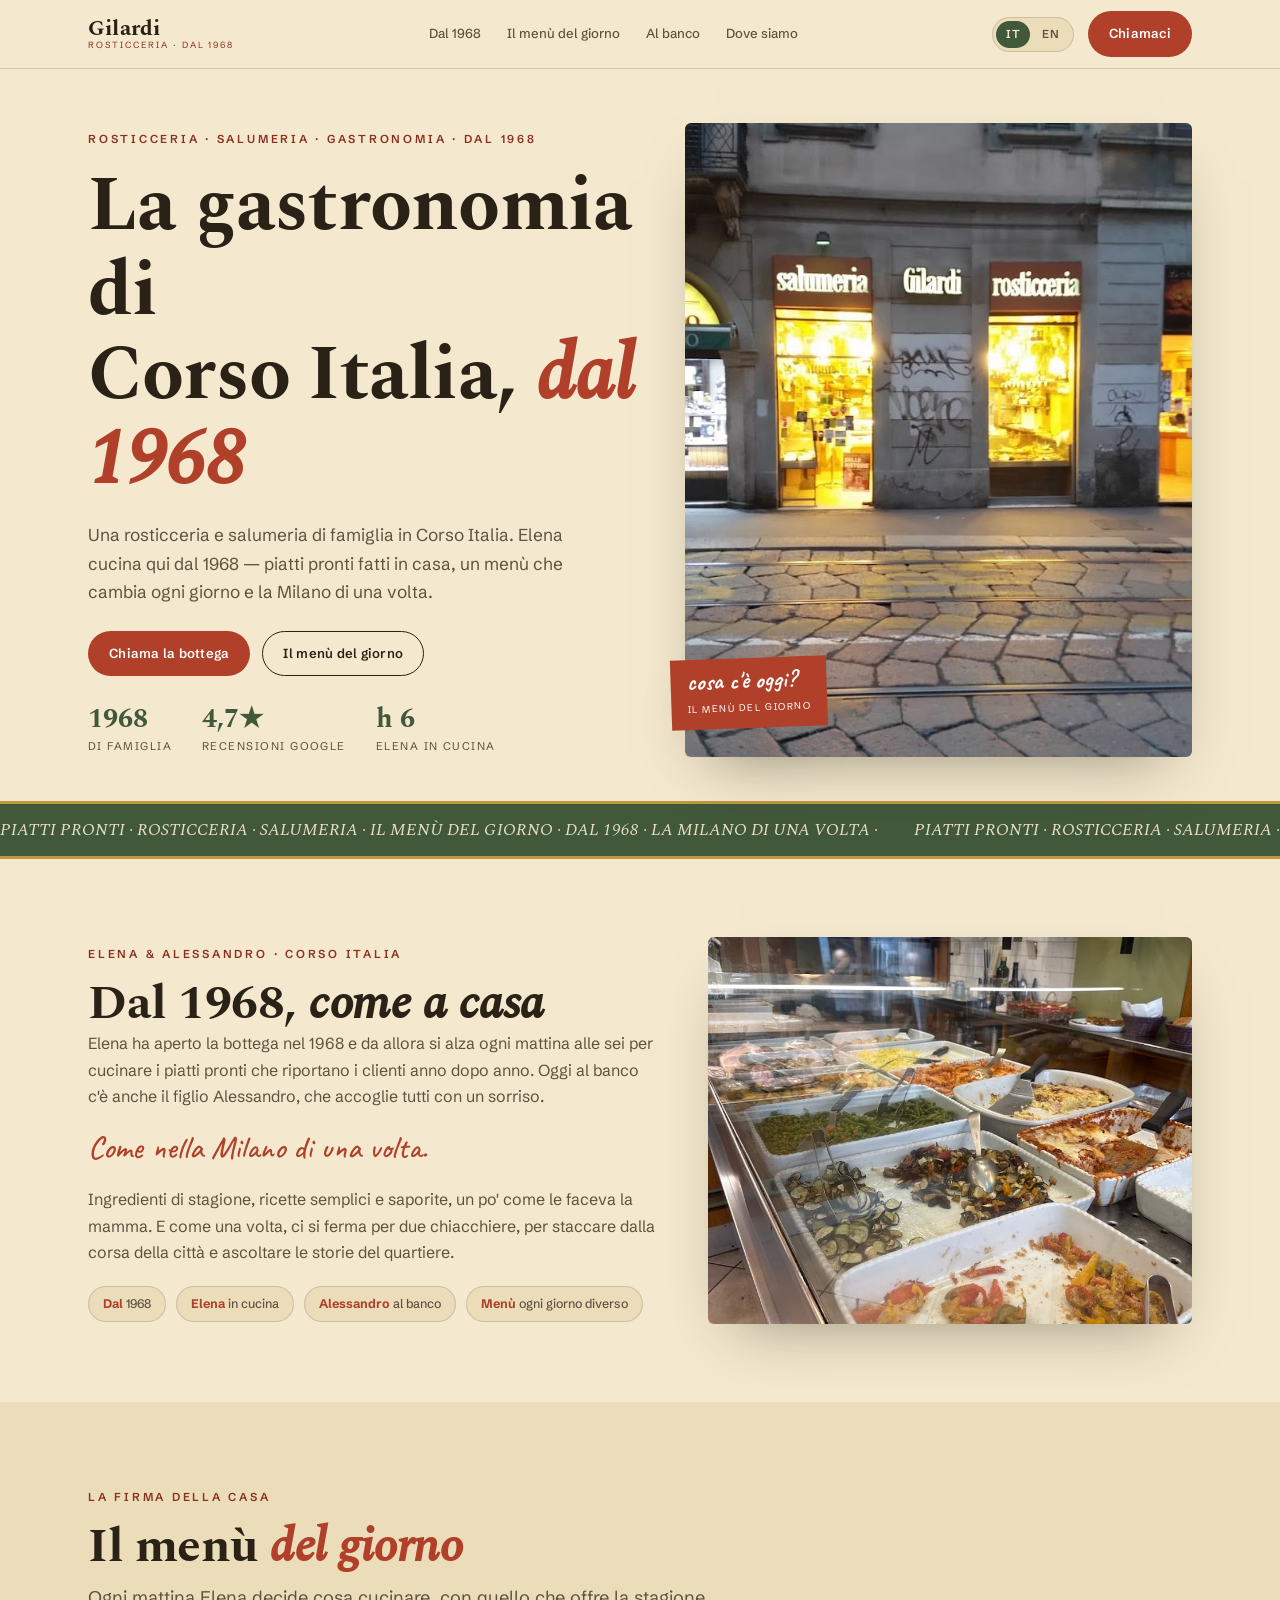
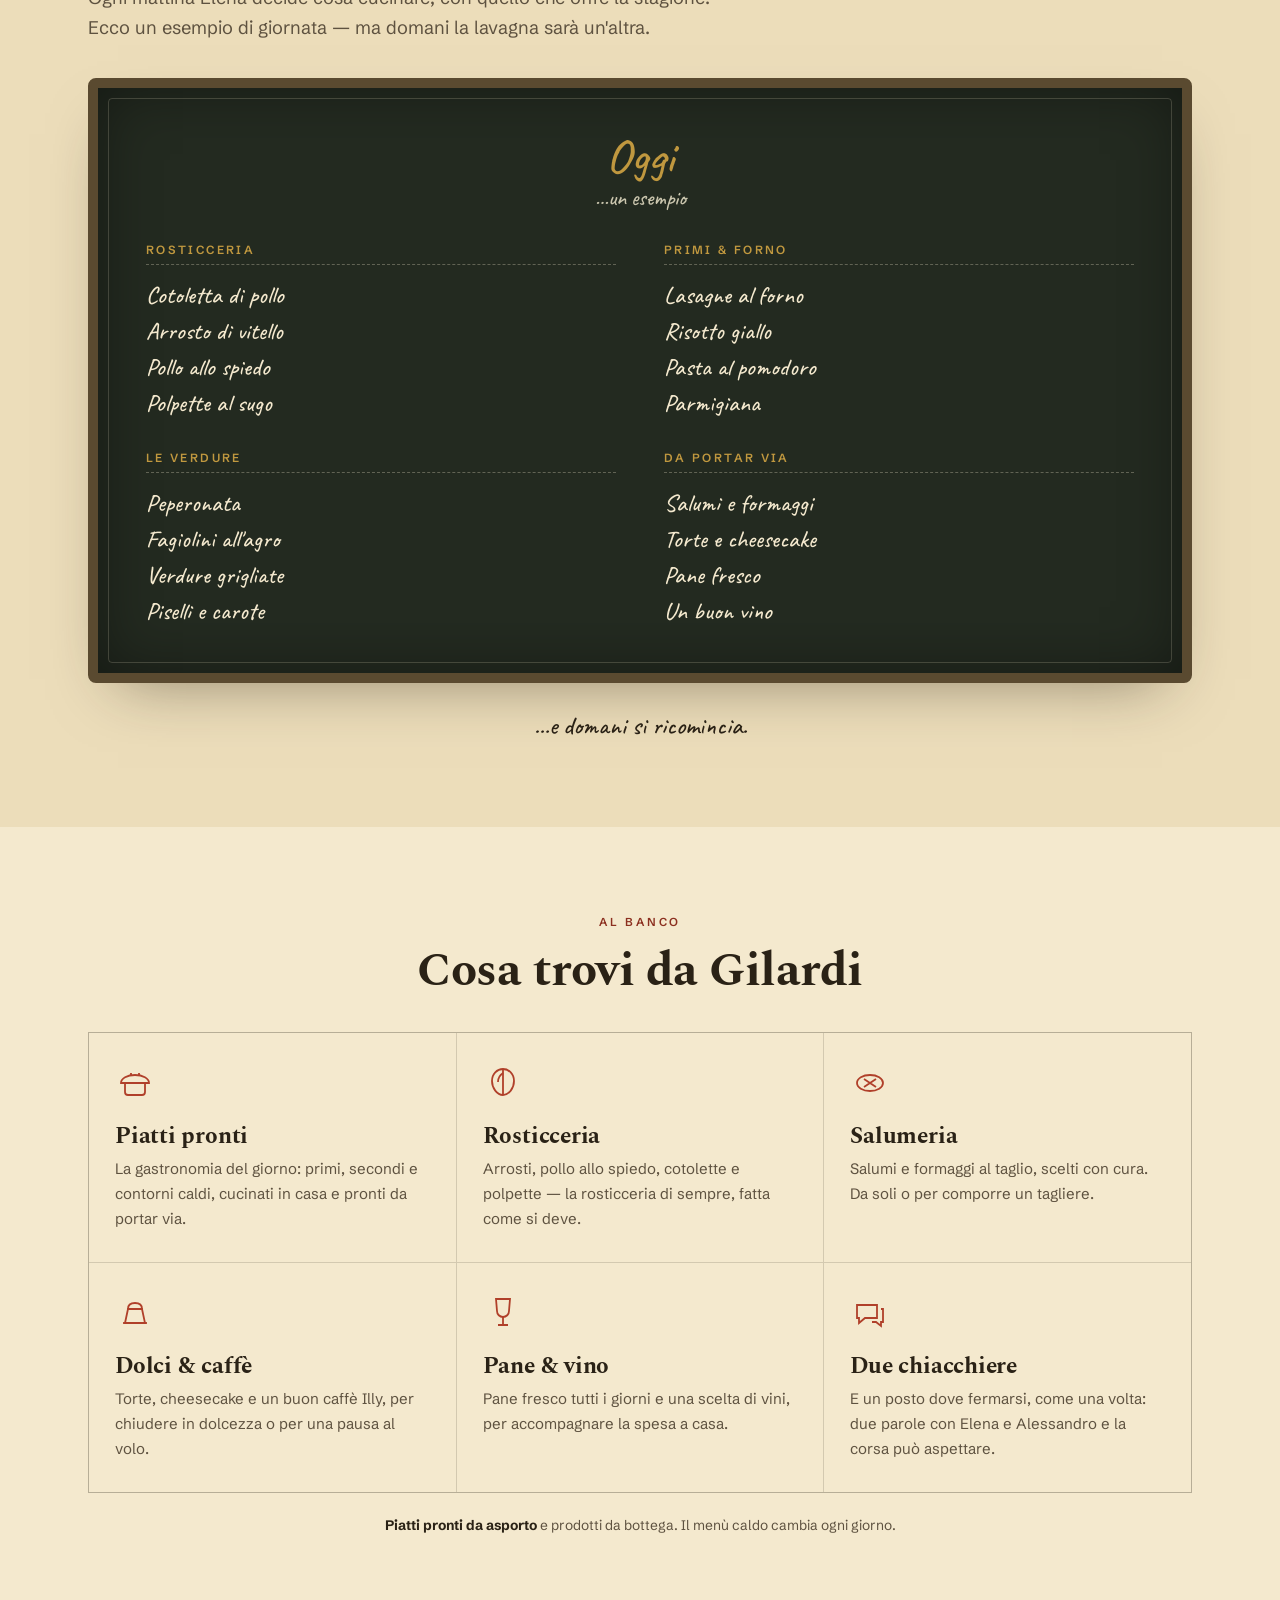
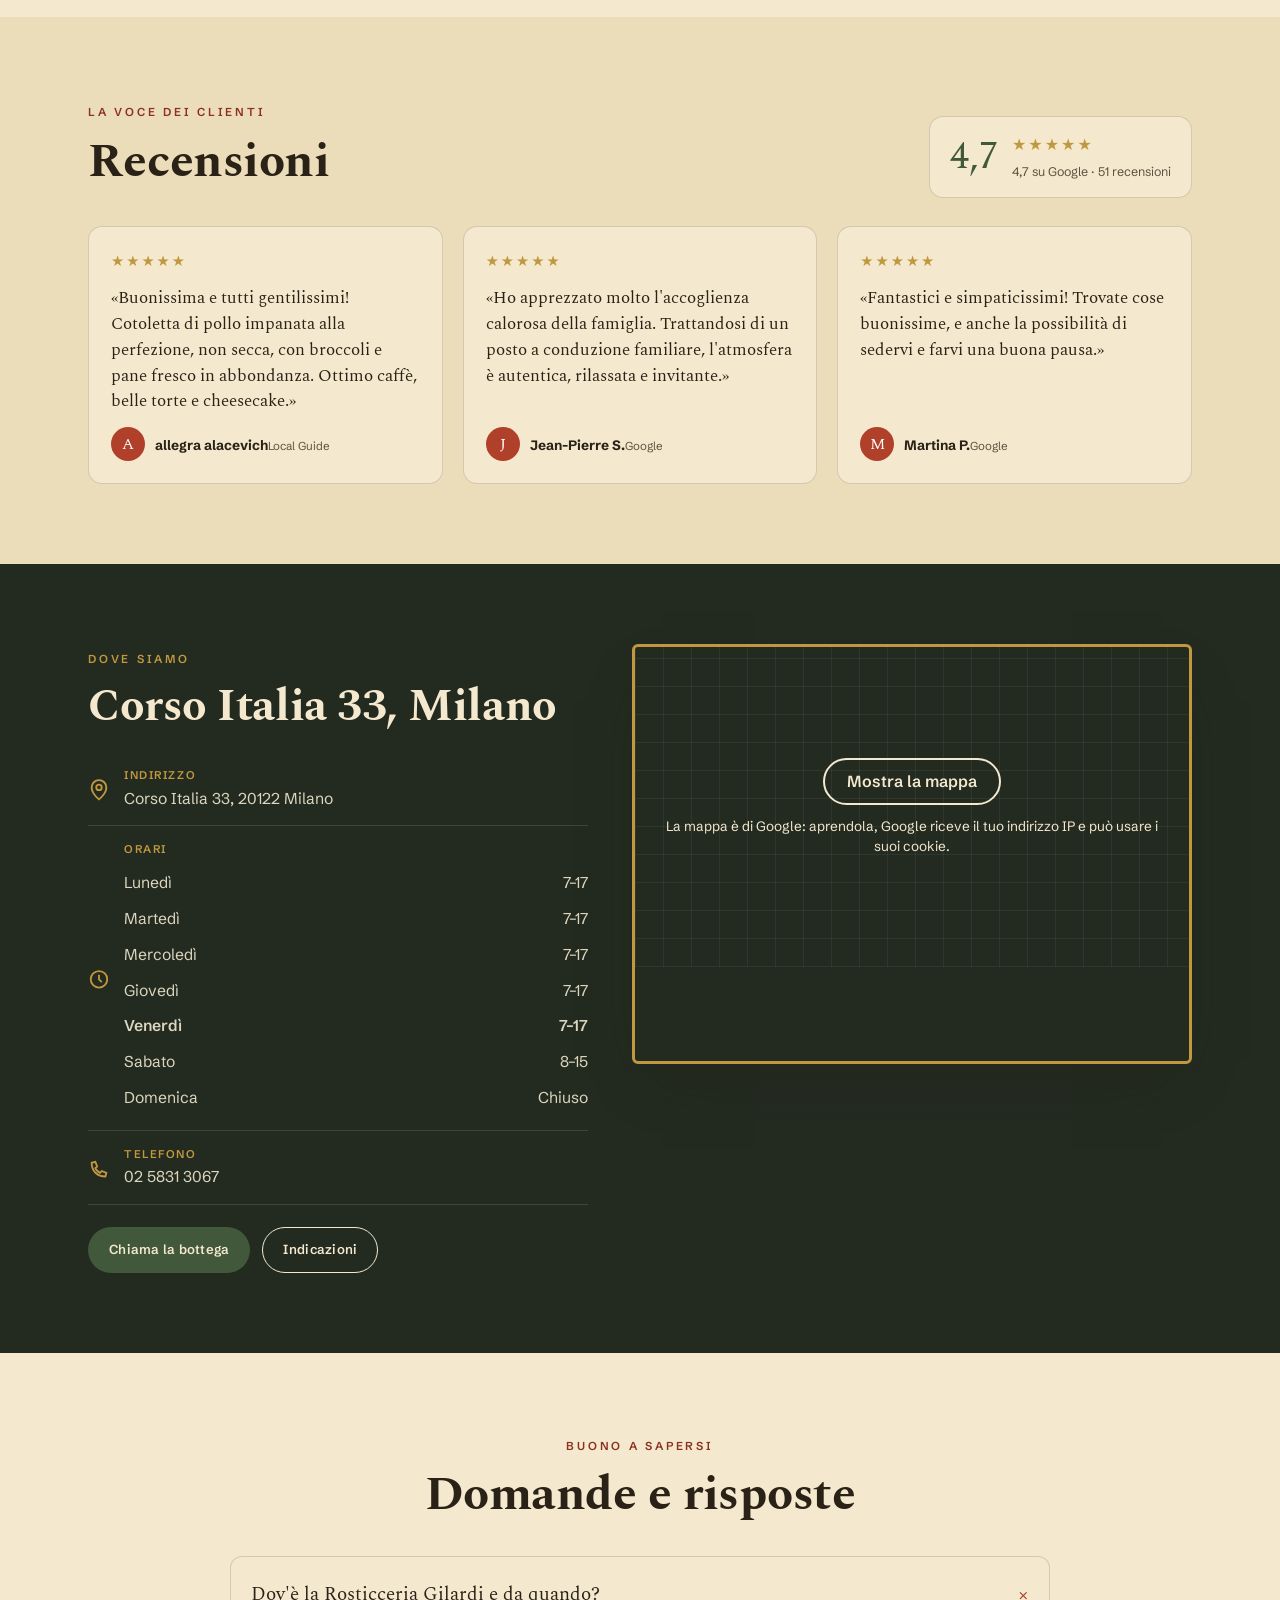
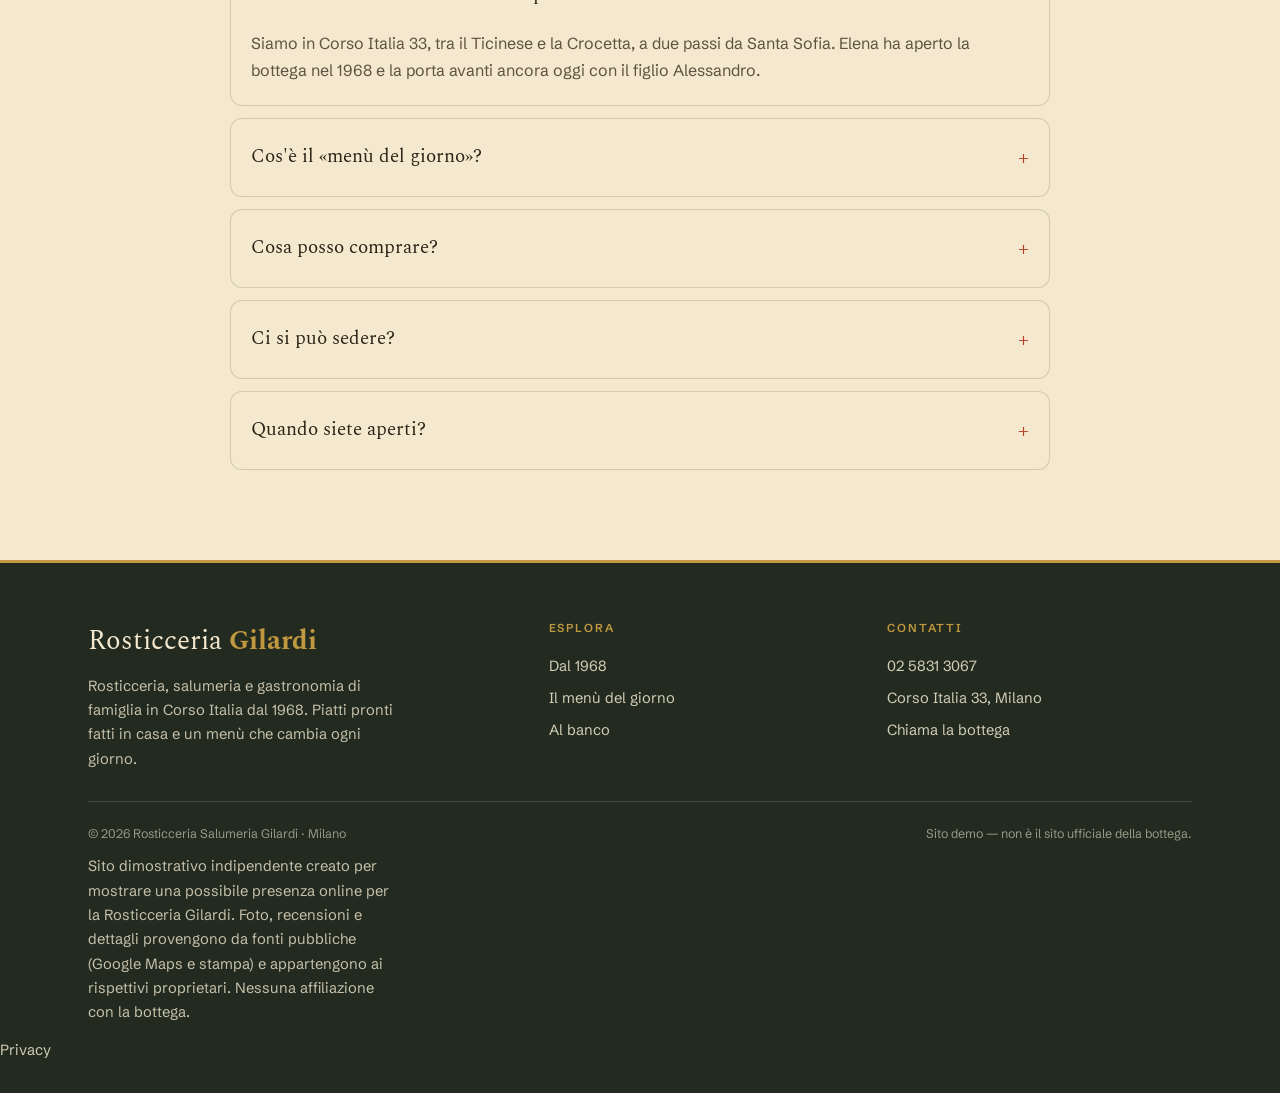
<file: index.html>
<!DOCTYPE html>
<html lang="it">
<head>
<meta charset="UTF-8">
<meta name="viewport" content="width=device-width, initial-scale=1.0">
<meta name="robots" content="noindex">
<title>Rosticceria Gilardi · gastronomia di Corso Italia dal 1968 · Milano</title>
<meta name="description" content="Rosticceria Salumeria Gilardi, gastronomia di famiglia in Corso Italia a Milano dal 1968. Piatti pronti fatti in casa da Elena, un menù del giorno che cambia ogni giorno, rosticceria, salumeria e vini.">
<link rel="stylesheet" href="fonts/fonts.css?v=1">
<link rel="stylesheet" href="css/styles.css">
<link rel="icon" href="data:image/svg+xml,<svg xmlns='http://www.w3.org/2000/svg' viewBox='0 0 100 100'><rect width='100' height='100' fill='%2342583A'/><text x='50' y='70' font-size='60' text-anchor='middle' fill='%23C0983F' font-family='Georgia,serif'>G</text></svg>">
</head>
<body>

<!-- intro -->
<div id="intro">
  <div class="in">
    <div class="w">Gilar<b>di</b></div>
    <div class="s">dal 1968</div>
  </div>
</div>

<!-- topbar -->
<header class="bar">
  <div class="wrap row">
    <a class="brand" href="#top"><b>Gilardi</b><span>Rosticceria · dal 1968</span></a>
    <nav class="links">
      <a href="#story" data-i18n="nav.story">Dal 1968</a>
      <a href="#menu" data-i18n="nav.menu">Il menù del giorno</a>
      <a href="#banco" data-i18n="nav.banco">Al banco</a>
      <a href="#visit" data-i18n="nav.visit">Dove siamo</a>
    </nav>
    <div class="bar-tools">
      <div class="lang"><button data-l="it" class="on">IT</button><button data-l="en">EN</button></div>
      <a href="tel:+390258313067" class="btn solid" data-i18n="bar.book">Chiamaci</a>
      <button class="burger" aria-label="Menu"><span></span></button>
    </div>
  </div>
</header>

<main id="top">

<!-- hero -->
<section class="hero">
  <div class="wrap grid">
    <div class="hero-copy">
      <span class="eyebrow kick" data-i18n="hero.kick">Rosticceria · salumeria · gastronomia · dal 1968</span>
      <h1 data-i18n="hero.h1">La gastronomia di<br>Corso Italia, <em>dal 1968</em></h1>
      <p class="sub" data-i18n="hero.sub">Una rosticceria e salumeria di famiglia in Corso Italia. Elena cucina qui dal 1968 — piatti pronti fatti in casa, un menù che cambia ogni giorno e la Milano di una volta.</p>
      <div class="cta">
        <a href="tel:+390258313067" class="btn solid" data-i18n="hero.book">Chiama la bottega</a>
        <a href="#menu" class="btn ghost" data-i18n="hero.menu">Il menù del giorno</a>
      </div>
      <div class="facts">
        <div class="f"><b data-i18n="hero.f1n">1968</b><span data-i18n="hero.f1l">di famiglia</span></div>
        <div class="f"><b data-i18n="hero.f2n">4,7★</b><span data-i18n="hero.f2l">recensioni Google</span></div>
        <div class="f"><b data-i18n="hero.f3n">h 6</b><span data-i18n="hero.f3l">Elena in cucina</span></div>
      </div>
    </div>
    <div class="hero-art">
      <div class="badge-open" id="openBadge"><span class="dot"></span><span class="t"><b>Aperto</b></span></div>
      <div class="ph"><img src="img/facciata.jpg" alt="La facciata della Rosticceria Salumeria Gilardi in Corso Italia" width="500" height="625"></div>
      <div class="tag"><b data-i18n="hero.tag">cosa c'è oggi?</b><span data-i18n="hero.tags">il menù del giorno</span></div>
    </div>
  </div>
</section>

<!-- ribbon -->
<div class="ribbon" aria-hidden="true">
  <div class="track">
    <span data-i18n="ribbon">PIATTI PRONTI · ROSTICCERIA · SALUMERIA · IL MENÙ DEL GIORNO · DAL 1968 · LA MILANO DI UNA VOLTA ·</span>
    <span data-i18n="ribbon">PIATTI PRONTI · ROSTICCERIA · SALUMERIA · IL MENÙ DEL GIORNO · DAL 1968 · LA MILANO DI UNA VOLTA ·</span>
  </div>
</div>

<!-- story -->
<section class="story reveal" id="story">
  <div class="wrap grid">
    <div class="story-copy">
      <span class="eyebrow" data-i18n="story.kick">Elena & Alessandro · Corso Italia</span>
      <h2 style="font-size:clamp(2rem,4.4vw,3rem);margin-top:12px" data-i18n="story.h2">Dal 1968, <em>come a casa</em></h2>
      <p data-i18n="story.p1">Elena ha aperto la bottega nel 1968 e da allora si alza ogni mattina alle sei per cucinare i piatti pronti che riportano i clienti anno dopo anno. Oggi al banco c'è anche il figlio Alessandro, che accoglie tutti con un sorriso.</p>
      <p class="pull" data-i18n="story.pull">Come nella Milano di una volta.</p>
      <p data-i18n="story.p2">Ingredienti di stagione, ricette semplici e saporite, un po' come le faceva la mamma. E come una volta, ci si ferma per due chiacchiere, per staccare dalla corsa della città e ascoltare le storie del quartiere.</p>
      <div class="chips">
        <span class="chip" data-i18n="c1"><b>Dal</b> 1968</span>
        <span class="chip" data-i18n="c2"><b>Elena</b> in cucina</span>
        <span class="chip" data-i18n="c3"><b>Alessandro</b> al banco</span>
        <span class="chip" data-i18n="c4"><b>Menù</b> ogni giorno diverso</span>
      </div>
    </div>
    <div class="ph"><img src="img/gastronomia.jpg" alt="Il banco della gastronomia con i piatti pronti del giorno" width="440" height="352"></div>
  </div>
</section>

<!-- il menù del giorno -->
<section class="menu reveal" id="menu">
  <div class="wrap">
    <div class="shead">
      <span class="eyebrow" data-i18n="menu.kick">La firma della casa</span>
      <h2 data-i18n="menu.h2">Il menù <em>del giorno</em></h2>
      <p class="lead" data-i18n="menu.sub">Ogni mattina Elena decide cosa cucinare, con quello che offre la stagione. Ecco un esempio di giornata — ma domani la lavagna sarà un'altra.</p>
    </div>
    <div class="board">
      <div class="top">
        <div class="oggi" data-i18n="oggi">Oggi</div>
        <div class="sub" data-i18n="oggi.sub">…un esempio</div>
      </div>
      <div class="cols">
        <div class="col">
          <h4 data-i18n="col1">Rosticceria</h4>
          <ul>
            <li data-i18n="d1a">Cotoletta di pollo</li>
            <li data-i18n="d1b">Arrosto di vitello</li>
            <li data-i18n="d1c">Pollo allo spiedo</li>
            <li data-i18n="d1d">Polpette al sugo</li>
          </ul>
        </div>
        <div class="col">
          <h4 data-i18n="col2">Primi &amp; forno</h4>
          <ul>
            <li data-i18n="d2a">Lasagne al forno</li>
            <li data-i18n="d2b">Risotto giallo</li>
            <li data-i18n="d2c">Pasta al pomodoro</li>
            <li data-i18n="d2d">Parmigiana</li>
          </ul>
        </div>
        <div class="col">
          <h4 data-i18n="col3">Le verdure</h4>
          <ul>
            <li data-i18n="d3a">Peperonata</li>
            <li data-i18n="d3b">Fagiolini all'agro</li>
            <li data-i18n="d3c">Verdure grigliate</li>
            <li data-i18n="d3d">Piselli e carote</li>
          </ul>
        </div>
        <div class="col">
          <h4 data-i18n="col4">Da portar via</h4>
          <ul>
            <li data-i18n="d4a">Salumi e formaggi</li>
            <li data-i18n="d4b">Torte e cheesecake</li>
            <li data-i18n="d4c">Pane fresco</li>
            <li data-i18n="d4d">Un buon vino</li>
          </ul>
        </div>
      </div>
    </div>
    <p class="note" data-i18n="menu.note">…e domani si ricomincia.</p>
  </div>
</section>

<!-- al banco -->
<section class="banco reveal" id="banco">
  <div class="wrap">
    <div class="shead center">
      <span class="eyebrow" data-i18n="banco.kick">Al banco</span>
      <h2 data-i18n="banco.h2">Cosa trovi da Gilardi</h2>
    </div>
    <div class="offers">
      <div class="offer">
        <svg class="ic" viewBox="0 0 40 40" fill="none" stroke="currentColor" stroke-width="1.8"><path d="M8 20h24M6 20a14 8 0 0128 0z"/><path d="M10 20v9a3 3 0 003 3h14a3 3 0 003-3v-9"/><path d="M16 12v-2M24 12v-2"/></svg>
        <h4 data-i18n="o1.t">Piatti pronti</h4>
        <p data-i18n="o1.p">La gastronomia del giorno: primi, secondi e contorni caldi, cucinati in casa e pronti da portar via.</p>
      </div>
      <div class="offer">
        <svg class="ic" viewBox="0 0 40 40" fill="none" stroke="currentColor" stroke-width="1.8"><path d="M20 6c6 0 11 5 11 12s-5 14-11 14S9 25 9 18 14 6 20 6z"/><path d="M20 6v26"/><path d="M20 10c-3 2-5 5-5 9"/></svg>
        <h4 data-i18n="o2.t">Rosticceria</h4>
        <p data-i18n="o2.p">Arrosti, pollo allo spiedo, cotolette e polpette — la rosticceria di sempre, fatta come si deve.</p>
      </div>
      <div class="offer">
        <svg class="ic" viewBox="0 0 40 40" fill="none" stroke="currentColor" stroke-width="1.8"><ellipse cx="20" cy="20" rx="13" ry="8"/><path d="M14 16l12 8M26 16l-12 8"/></svg>
        <h4 data-i18n="o3.t">Salumeria</h4>
        <p data-i18n="o3.p">Salumi e formaggi al taglio, scelti con cura. Da soli o per comporre un tagliere.</p>
      </div>
      <div class="offer">
        <svg class="ic" viewBox="0 0 40 40" fill="none" stroke="currentColor" stroke-width="1.8"><path d="M10 30l3-14h14l3 14z"/><path d="M13 16c0-4 3-6 7-6s7 2 7 6"/><path d="M8 30h24"/></svg>
        <h4 data-i18n="o4.t">Dolci &amp; caffè</h4>
        <p data-i18n="o4.p">Torte, cheesecake e un buon caffè Illy, per chiudere in dolcezza o per una pausa al volo.</p>
      </div>
      <div class="offer">
        <svg class="ic" viewBox="0 0 40 40" fill="none" stroke="currentColor" stroke-width="1.8"><path d="M13 6h14l-1 12a6 6 0 01-12 0z"/><path d="M20 24v8M15 32h10"/></svg>
        <h4 data-i18n="o5.t">Pane &amp; vino</h4>
        <p data-i18n="o5.p">Pane fresco tutti i giorni e una scelta di vini, per accompagnare la spesa a casa.</p>
      </div>
      <div class="offer">
        <svg class="ic" viewBox="0 0 40 40" fill="none" stroke="currentColor" stroke-width="1.8"><path d="M7 12h20v13H15l-6 5v-5H7z"/><path d="M31 16h2v13h-2v4l-5-4h-4"/></svg>
        <h4 data-i18n="o6.t">Due chiacchiere</h4>
        <p data-i18n="o6.p">E un posto dove fermarsi, come una volta: due parole con Elena e Alessandro e la corsa può aspettare.</p>
      </div>
    </div>
    <p class="note" data-i18n="banco.note"><b>Piatti pronti da asporto</b> e prodotti da bottega. Il menù caldo cambia ogni giorno.</p>
  </div>
</section>

<!-- reviews -->
<section class="reviews reveal">
  <div class="wrap">
    <div class="rev-head">
      <div class="shead" style="margin-bottom:0">
        <span class="eyebrow" data-i18n="rev.kick">La voce dei clienti</span>
        <h2 data-i18n="rev.h2">Recensioni</h2>
      </div>
      <div class="rating-badge">
        <span class="big">4,7</span>
        <div><div class="st">★★★★★</div><small data-i18n="rev.sub">4,7 su Google · 51 recensioni</small></div>
      </div>
    </div>
    <div class="rgrid">
      <div class="rcard">
        <div class="stars">★★★★★</div>
        <p data-i18n="rc1">«Buonissima e tutti gentilissimi! Cotoletta di pollo impanata alla perfezione, non secca, con broccoli e pane fresco in abbondanza. Ottimo caffè, belle torte e cheesecake.»</p>
        <div class="who"><span class="av">A</span><div><b>allegra alacevich</b><span data-i18n="rc1m">Local Guide</span></div></div>
      </div>
      <div class="rcard">
        <div class="stars">★★★★★</div>
        <p data-i18n="rc2">«Ho apprezzato molto l'accoglienza calorosa della famiglia. Trattandosi di un posto a conduzione familiare, l'atmosfera è autentica, rilassata e invitante.»</p>
        <div class="who"><span class="av">J</span><div><b>Jean-Pierre S.</b><span data-i18n="rc2m">Google</span></div></div>
      </div>
      <div class="rcard">
        <div class="stars">★★★★★</div>
        <p data-i18n="rc3">«Fantastici e simpaticissimi! Trovate cose buonissime, e anche la possibilità di sedervi e farvi una buona pausa.»</p>
        <div class="who"><span class="av">M</span><div><b>Martina P.</b><span data-i18n="rc3m">Google</span></div></div>
      </div>
    </div>
  </div>
</section>

<!-- visit -->
<section class="visit reveal" id="visit">
  <div class="wrap grid">
    <div class="info">
      <span class="eyebrow" data-i18n="visit.kick">Dove siamo</span>
      <h2 data-i18n="visit.h2">Corso Italia 33, Milano</h2>
      <div class="line">
        <svg class="ic" viewBox="0 0 24 24" fill="none" stroke="currentColor" stroke-width="2"><path d="M12 22s8-6.5 8-13a8 8 0 10-16 0c0 6.5 8 13 8 13z"/><circle cx="12" cy="9" r="3"/></svg>
        <div><b data-i18n="visit.addr">Indirizzo</b><span>Corso Italia 33, 20122 Milano</span></div>
      </div>
      <div class="line">
        <svg class="ic" viewBox="0 0 24 24" fill="none" stroke="currentColor" stroke-width="2"><circle cx="12" cy="12" r="9"/><path d="M12 7v5l3 3"/></svg>
        <div style="flex:1"><b data-i18n="visit.hours">Orari</b><div id="hoursList" style="margin-top:6px"></div></div>
      </div>
      <div class="line">
        <svg class="ic" viewBox="0 0 24 24" fill="none" stroke="currentColor" stroke-width="2"><path d="M4 5c0 9 6 15 15 15l1-4-5-2-2 2a12 12 0 01-5-5l2-2-2-5z"/></svg>
        <div><b data-i18n="visit.phone">Telefono</b><a href="tel:+390258313067">02 5831 3067</a></div>
      </div>
      <div class="cta" style="display:flex;gap:12px;margin-top:22px;flex-wrap:wrap">
        <a href="tel:+390258313067" class="btn herb" data-i18n="visit.book">Chiama la bottega</a>
        <a href="https://www.google.com/maps/dir/?api=1&destination=Rosticceria+Gilardi+Corso+Italia+33+Milano" target="_blank" rel="noopener" class="btn ghost" style="color:var(--cream);border-color:var(--cream)" data-i18n="visit.dir">Indicazioni</a>
      </div>
    </div>
    <div class="mapbox">
      <div class="mappa-clic" data-mappa-clic style="--mappa-h: 320px"><template><iframe title="Mappa — Rosticceria Gilardi, Corso Italia 33 Milano" loading="lazy" referrerpolicy="no-referrer-when-downgrade" src="https://www.google.com/maps?q=Rosticceria+Gilardi,+Corso+Italia+33,+Milano&output=embed"></iframe></template><div class="mappa-clic__velo"><a class="mappa-clic__btn" href="https://www.google.com/maps/dir/?api=1&destination=Rosticceria+Gilardi+Corso+Italia+33+Milano" target="_blank" rel="noopener">Mostra la mappa</a><p class="mappa-clic__nota">La mappa è di Google: aprendola, Google riceve il tuo indirizzo IP e può usare i suoi cookie.</p></div></div>
    </div>
  </div>
</section>

<!-- faq -->
<section class="faq reveal">
  <div class="wrap">
    <div class="shead center">
      <span class="eyebrow" data-i18n="faq.kick">Buono a sapersi</span>
      <h2 data-i18n="faq.h2">Domande e risposte</h2>
    </div>
    <div class="qs">
      <details class="q" open>
        <summary><span data-i18n="q1">Dov'è la Rosticceria Gilardi e da quando?</span><span class="pl">+</span></summary>
        <p data-i18n="a1">Siamo in Corso Italia 33, tra il Ticinese e la Crocetta, a due passi da Santa Sofia. Elena ha aperto la bottega nel 1968 e la porta avanti ancora oggi con il figlio Alessandro.</p>
      </details>
      <details class="q">
        <summary><span data-i18n="q2">Cos'è il «menù del giorno»?</span><span class="pl">+</span></summary>
        <p data-i18n="a2">Ogni mattina Elena decide cosa cucinare con il meglio della stagione, così il menù caldo dei piatti pronti cambia ogni giorno — primi, arrosti, cotolette e verdure da portar via.</p>
      </details>
      <details class="q">
        <summary><span data-i18n="q3">Cosa posso comprare?</span><span class="pl">+</span></summary>
        <p data-i18n="a3">Piatti pronti (rosticceria e gastronomia), salumi e formaggi al banco, pane fresco, torte e cheesecake, caffè e una scelta di vini.</p>
      </details>
      <details class="q">
        <summary><span data-i18n="q4">Ci si può sedere?</span><span class="pl">+</span></summary>
        <p data-i18n="a4">Sì — come nella Milano di una volta, ci si può fermare per un boccone, un buon caffè e due parole con Elena e Alessandro.</p>
      </details>
      <details class="q">
        <summary><span data-i18n="q5">Quando siete aperti?</span><span class="pl">+</span></summary>
        <p data-i18n="a5">Dal lunedì al venerdì 7:00–17:00 e il sabato 8:00–15:00. Chiuso la domenica.</p>
      </details>
    </div>
  </div>
</section>

</main>

<footer class="ft">
  <div class="wrap">
    <div class="top">
      <div>
        <div class="mk">Rosticceria <b>Gilardi</b></div>
        <p data-i18n="ft.tag">Rosticceria, salumeria e gastronomia di famiglia in Corso Italia dal 1968. Piatti pronti fatti in casa e un menù che cambia ogni giorno.</p>
      </div>
      <div>
        <h5 data-i18n="ft.explore">Esplora</h5>
        <a href="#story" data-i18n="nav.story">Dal 1968</a>
        <a href="#menu" data-i18n="nav.menu">Il menù del giorno</a>
        <a href="#banco" data-i18n="nav.banco">Al banco</a>
      </div>
      <div>
        <h5 data-i18n="ft.contact">Contatti</h5>
        <a href="tel:+390258313067">02 5831 3067</a>
        <a href="https://www.google.com/maps?q=Rosticceria+Gilardi,+Corso+Italia+33,+Milano" target="_blank" rel="noopener">Corso Italia 33, Milano</a>
        <a href="#visit" data-i18n="visit.book">Chiama la bottega</a>
      </div>
    </div>
    <div class="bottom">
      <span>© 2026 Rosticceria Salumeria Gilardi · Milano</span>
      <span data-i18n="ft.rights">Sito demo — non è il sito ufficiale della bottega.</span>
    </div>
    <p class="disc" data-i18n="ft.disc">Sito dimostrativo indipendente creato per mostrare una possibile presenza online per la Rosticceria Gilardi. Foto, recensioni e dettagli provengono da fonti pubbliche (Google Maps e stampa) e appartengono ai rispettivi proprietari. Nessuna affiliazione con la bottega.</p>
  </div>
  <p class="privacy-link"><a href="privacy.html">Privacy</a></p>
</footer>

<!-- JSON-LD -->
<script type="application/ld+json">
{
  "@context": "https://schema.org",
  "@type": "FoodEstablishment",
  "name": "Rosticceria Salumeria Gilardi",
  "description": "Rosticceria, salumeria e gastronomia di famiglia in Corso Italia a Milano dal 1968. Piatti pronti fatti in casa da Elena, con un menù del giorno che cambia ogni giorno.",
  "servesCuisine": [
    "Italiana",
    "Milanese",
    "Rosticceria",
    "Gastronomia"
  ],
  "priceRange": "€€",
  "url": "https://rotenzark.github.io/rosticceria-gilardi/",
  "telephone": "+39 02 5831 3067",
  "foundingDate": "1968",
  "address": {
    "@type": "PostalAddress",
    "streetAddress": "Corso Italia 33",
    "addressLocality": "Milano",
    "postalCode": "20122",
    "addressCountry": "IT"
  },
  "geo": {
    "@type": "GeoCoordinates",
    "latitude": 45.4554771,
    "longitude": 9.1873652
  },
  "openingHoursSpecification": [
    {
      "@type": "OpeningHoursSpecification",
      "dayOfWeek": [
        "Monday",
        "Tuesday",
        "Wednesday",
        "Thursday",
        "Friday"
      ],
      "opens": "07:00",
      "closes": "17:00"
    },
    {
      "@type": "OpeningHoursSpecification",
      "dayOfWeek": [
        "Saturday"
      ],
      "opens": "08:00",
      "closes": "15:00"
    }
  ]
}
</script>
<script type="application/ld+json">
{
  "@context":"https://schema.org",
  "@type":"FAQPage",
  "mainEntity":[
    {"@type":"Question","name":"Dov'è la Rosticceria Gilardi e da quando?","acceptedAnswer":{"@type":"Answer","text":"Siamo in Corso Italia 33, tra il Ticinese e la Crocetta, a due passi da Santa Sofia. Elena ha aperto la bottega nel 1968 e la porta avanti ancora oggi con il figlio Alessandro."}},
    {"@type":"Question","name":"Cos'è il menù del giorno?","acceptedAnswer":{"@type":"Answer","text":"Ogni mattina Elena decide cosa cucinare con il meglio della stagione, così il menù caldo dei piatti pronti cambia ogni giorno: primi, arrosti, cotolette e verdure da portar via."}},
    {"@type":"Question","name":"Cosa posso comprare?","acceptedAnswer":{"@type":"Answer","text":"Piatti pronti (rosticceria e gastronomia), salumi e formaggi al banco, pane fresco, torte e cheesecake, caffè e una scelta di vini."}},
    {"@type":"Question","name":"Ci si può sedere?","acceptedAnswer":{"@type":"Answer","text":"Sì, come nella Milano di una volta ci si può fermare per un boccone, un buon caffè e due parole con Elena e Alessandro."}},
    {"@type":"Question","name":"Quando siete aperti?","acceptedAnswer":{"@type":"Answer","text":"Dal lunedì al venerdì 7:00–17:00 e il sabato 8:00–15:00. Chiuso la domenica."}}
  ]
}
</script>

<script src="js/main.js"></script>
<script src="js/mappa-clic.js?v=1" defer></script>
</body>
</html>
</file>
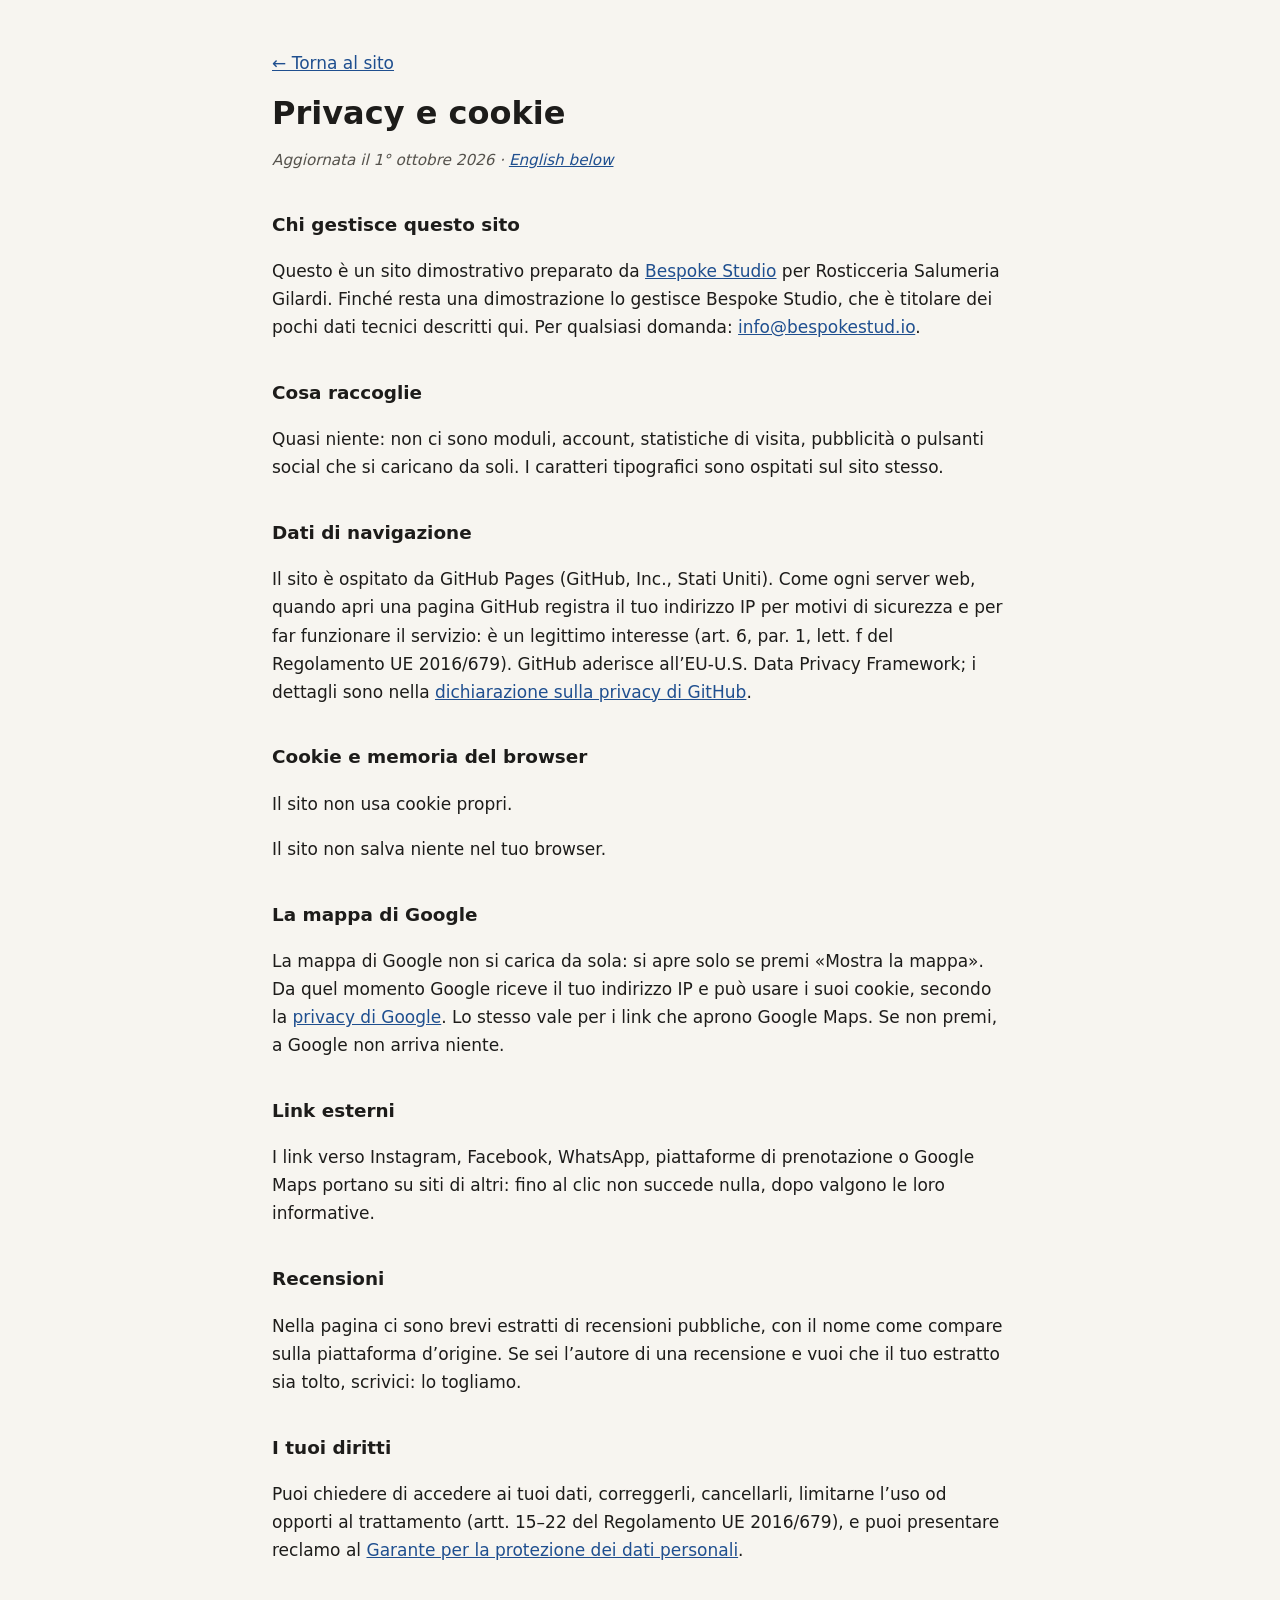
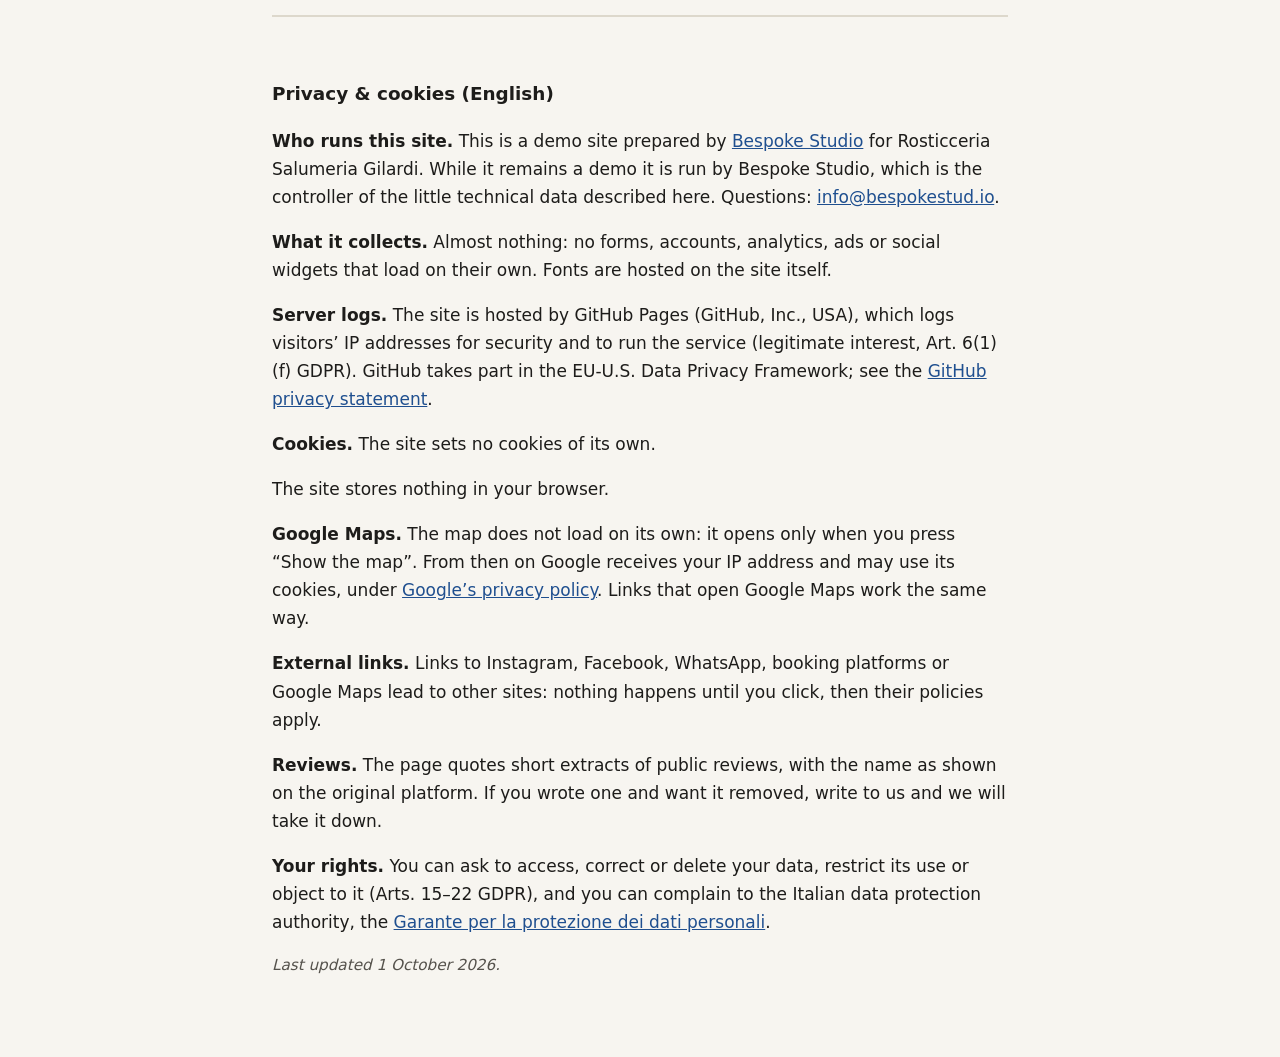
<file: privacy.html>
<!DOCTYPE html>
<html lang="it">
<head>
  <meta charset="UTF-8">
  <meta name="viewport" content="width=device-width, initial-scale=1.0">
  <meta name="robots" content="noindex">
  <title>Privacy e cookie · Rosticceria Salumeria Gilardi</title>
  <meta name="description" content="Informativa privacy e cookie del sito Rosticceria Salumeria Gilardi.">
  <style>
    body { margin: 0; background: #f7f5f0; color: #1d1c1a; font: 17px/1.65 system-ui, -apple-system, "Segoe UI", Roboto, sans-serif; }
    main { max-width: 46rem; margin: 0 auto; padding: 32px 20px 64px; }
    h1 { font-size: 2rem; line-height: 1.2; margin: 0.4em 0 0.2em; }
    h2 { font-size: 1.15rem; margin: 2em 0 0.4em; }
    a { color: #1f4f8f; }
    .data { color: #55524c; font-style: italic; font-size: 0.95rem; }
    .en { margin-top: 3em; padding-top: 1.5em; border-top: 2px solid #ddd8cc; }
    code { font-size: 0.9em; background: #ebe7dc; padding: 0 4px; border-radius: 3px; }
  </style>
</head>
<body>
<main>
  <p><a href="index.html">← Torna al sito</a></p>
  <h1>Privacy e cookie</h1>
  <p class="data">Aggiornata il 1° ottobre 2026 · <a href="#english" lang="en">English below</a></p>
  <h2>Chi gestisce questo sito</h2>
  <p>Questo è un sito dimostrativo preparato da <a href="https://bespokestud.io" rel="noopener">Bespoke Studio</a> per Rosticceria Salumeria Gilardi. Finché resta una dimostrazione lo gestisce Bespoke Studio, che è titolare dei pochi dati tecnici descritti qui. Per qualsiasi domanda: <a href="mailto:info@bespokestud.io">info@bespokestud.io</a>.</p>
  <h2>Cosa raccoglie</h2>
  <p>Quasi niente: non ci sono moduli, account, statistiche di visita, pubblicità o pulsanti social che si caricano da soli. I caratteri tipografici sono ospitati sul sito stesso.</p>
  <h2>Dati di navigazione</h2>
  <p>Il sito è ospitato da GitHub Pages (GitHub, Inc., Stati Uniti). Come ogni server web, quando apri una pagina GitHub registra il tuo indirizzo IP per motivi di sicurezza e per far funzionare il servizio: è un legittimo interesse (art. 6, par. 1, lett. f del Regolamento UE 2016/679). GitHub aderisce all’EU-U.S. Data Privacy Framework; i dettagli sono nella <a href="https://docs.github.com/site-policy/privacy-policies/github-general-privacy-statement" rel="noopener">dichiarazione sulla privacy di GitHub</a>.</p>
  
  <h2>Cookie e memoria del browser</h2>
  <p>Il sito non usa cookie propri.</p>
  <p>Il sito non salva niente nel tuo browser.</p>
  <h2>La mappa di Google</h2>
  <p>La mappa di Google non si carica da sola: si apre solo se premi «Mostra la mappa». Da quel momento Google riceve il tuo indirizzo IP e può usare i suoi cookie, secondo la <a href="https://policies.google.com/privacy?hl=it" rel="noopener">privacy di Google</a>. Lo stesso vale per i link che aprono Google Maps. Se non premi, a Google non arriva niente.</p>
  <h2>Link esterni</h2>
  <p>I link verso Instagram, Facebook, WhatsApp, piattaforme di prenotazione o Google Maps portano su siti di altri: fino al clic non succede nulla, dopo valgono le loro informative.</p>
  <h2>Recensioni</h2>
  <p>Nella pagina ci sono brevi estratti di recensioni pubbliche, con il nome come compare sulla piattaforma d’origine. Se sei l’autore di una recensione e vuoi che il tuo estratto sia tolto, scrivici: lo togliamo.</p>
  <h2>I tuoi diritti</h2>
  <p>Puoi chiedere di accedere ai tuoi dati, correggerli, cancellarli, limitarne l’uso od opporti al trattamento (artt. 15–22 del Regolamento UE 2016/679), e puoi presentare reclamo al <a href="https://www.garanteprivacy.it" rel="noopener">Garante per la protezione dei dati personali</a>.</p>
  <div class="en" id="english" lang="en">
    <h2>Privacy &amp; cookies (English)</h2>
    <p><strong>Who runs this site.</strong> This is a demo site prepared by <a href="https://bespokestud.io" rel="noopener">Bespoke Studio</a> for Rosticceria Salumeria Gilardi. While it remains a demo it is run by Bespoke Studio, which is the controller of the little technical data described here. Questions: <a href="mailto:info@bespokestud.io">info@bespokestud.io</a>.</p>
    <p><strong>What it collects.</strong> Almost nothing: no forms, accounts, analytics, ads or social widgets that load on their own. Fonts are hosted on the site itself.</p>
    <p><strong>Server logs.</strong> The site is hosted by GitHub Pages (GitHub, Inc., USA), which logs visitors’ IP addresses for security and to run the service (legitimate interest, Art. 6(1)(f) GDPR). GitHub takes part in the EU-U.S. Data Privacy Framework; see the <a href="https://docs.github.com/site-policy/privacy-policies/github-general-privacy-statement" rel="noopener">GitHub privacy statement</a>.</p>
    
    <p><strong>Cookies.</strong> The site sets no cookies of its own.</p>
    <p>The site stores nothing in your browser.</p>
    <p><strong>Google Maps.</strong> The map does not load on its own: it opens only when you press “Show the map”. From then on Google receives your IP address and may use its cookies, under <a href="https://policies.google.com/privacy?hl=en" rel="noopener">Google’s privacy policy</a>. Links that open Google Maps work the same way.</p>
    <p><strong>External links.</strong> Links to Instagram, Facebook, WhatsApp, booking platforms or Google Maps lead to other sites: nothing happens until you click, then their policies apply.</p>
    <p><strong>Reviews.</strong> The page quotes short extracts of public reviews, with the name as shown on the original platform. If you wrote one and want it removed, write to us and we will take it down.</p>
    <p><strong>Your rights.</strong> You can ask to access, correct or delete your data, restrict its use or object to it (Arts. 15–22 GDPR), and you can complain to the Italian data protection authority, the <a href="https://www.garanteprivacy.it" rel="noopener">Garante per la protezione dei dati personali</a>.</p>
    <p class="data">Last updated 1 October 2026.</p>
  </div>
</main>
</body>
</html>
</file>
<file: fonts/fonts.css>
/* Caratteri ospitati sul sito: nessuna richiesta a Google Fonts o Fontshare (giro privacy 1/10/2026). Licenze in LICENSE.txt. */
/* cyrillic-ext */
@font-face {
  font-family: 'Caveat';
  font-style: normal;
  font-weight: 500;
  font-display: swap;
  src: url(caveat-v23-Wnz6HAc5bAfYB2Q7azYYmg8.woff2) format('woff2');
  unicode-range: U+0460-052F, U+1C80-1C8A, U+20B4, U+2DE0-2DFF, U+A640-A69F, U+FE2E-FE2F;
}
/* cyrillic */
@font-face {
  font-family: 'Caveat';
  font-style: normal;
  font-weight: 500;
  font-display: swap;
  src: url(caveat-v23-Wnz6HAc5bAfYB2Q7YjYYmg8.woff2) format('woff2');
  unicode-range: U+0301, U+0400-045F, U+0490-0491, U+04B0-04B1, U+2116;
}
/* latin-ext */
@font-face {
  font-family: 'Caveat';
  font-style: normal;
  font-weight: 500;
  font-display: swap;
  src: url(caveat-v23-Wnz6HAc5bAfYB2Q7aDYYmg8.woff2) format('woff2');
  unicode-range: U+0100-02BA, U+02BD-02C5, U+02C7-02CC, U+02CE-02D7, U+02DD-02FF, U+0304, U+0308, U+0329, U+1D00-1DBF, U+1E00-1E9F, U+1EF2-1EFF, U+2020, U+20A0-20AB, U+20AD-20C0, U+2113, U+2C60-2C7F, U+A720-A7FF;
}
/* latin */
@font-face {
  font-family: 'Caveat';
  font-style: normal;
  font-weight: 500;
  font-display: swap;
  src: url(caveat-v23-Wnz6HAc5bAfYB2Q7ZjYY.woff2) format('woff2');
  unicode-range: U+0000-00FF, U+0131, U+0152-0153, U+02BB-02BC, U+02C6, U+02DA, U+02DC, U+0304, U+0308, U+0329, U+2000-206F, U+20AC, U+2122, U+2191, U+2193, U+2212, U+2215, U+FEFF, U+FFFD;
}
/* cyrillic-ext */
@font-face {
  font-family: 'Caveat';
  font-style: normal;
  font-weight: 600;
  font-display: swap;
  src: url(caveat-v23-Wnz6HAc5bAfYB2Q7azYYmg8.woff2) format('woff2');
  unicode-range: U+0460-052F, U+1C80-1C8A, U+20B4, U+2DE0-2DFF, U+A640-A69F, U+FE2E-FE2F;
}
/* cyrillic */
@font-face {
  font-family: 'Caveat';
  font-style: normal;
  font-weight: 600;
  font-display: swap;
  src: url(caveat-v23-Wnz6HAc5bAfYB2Q7YjYYmg8.woff2) format('woff2');
  unicode-range: U+0301, U+0400-045F, U+0490-0491, U+04B0-04B1, U+2116;
}
/* latin-ext */
@font-face {
  font-family: 'Caveat';
  font-style: normal;
  font-weight: 600;
  font-display: swap;
  src: url(caveat-v23-Wnz6HAc5bAfYB2Q7aDYYmg8.woff2) format('woff2');
  unicode-range: U+0100-02BA, U+02BD-02C5, U+02C7-02CC, U+02CE-02D7, U+02DD-02FF, U+0304, U+0308, U+0329, U+1D00-1DBF, U+1E00-1E9F, U+1EF2-1EFF, U+2020, U+20A0-20AB, U+20AD-20C0, U+2113, U+2C60-2C7F, U+A720-A7FF;
}
/* latin */
@font-face {
  font-family: 'Caveat';
  font-style: normal;
  font-weight: 600;
  font-display: swap;
  src: url(caveat-v23-Wnz6HAc5bAfYB2Q7ZjYY.woff2) format('woff2');
  unicode-range: U+0000-00FF, U+0131, U+0152-0153, U+02BB-02BC, U+02C6, U+02DA, U+02DC, U+0304, U+0308, U+0329, U+2000-206F, U+20AC, U+2122, U+2191, U+2193, U+2212, U+2215, U+FEFF, U+FFFD;
}
/* cyrillic-ext */
@font-face {
  font-family: 'Caveat';
  font-style: normal;
  font-weight: 700;
  font-display: swap;
  src: url(caveat-v23-Wnz6HAc5bAfYB2Q7azYYmg8.woff2) format('woff2');
  unicode-range: U+0460-052F, U+1C80-1C8A, U+20B4, U+2DE0-2DFF, U+A640-A69F, U+FE2E-FE2F;
}
/* cyrillic */
@font-face {
  font-family: 'Caveat';
  font-style: normal;
  font-weight: 700;
  font-display: swap;
  src: url(caveat-v23-Wnz6HAc5bAfYB2Q7YjYYmg8.woff2) format('woff2');
  unicode-range: U+0301, U+0400-045F, U+0490-0491, U+04B0-04B1, U+2116;
}
/* latin-ext */
@font-face {
  font-family: 'Caveat';
  font-style: normal;
  font-weight: 700;
  font-display: swap;
  src: url(caveat-v23-Wnz6HAc5bAfYB2Q7aDYYmg8.woff2) format('woff2');
  unicode-range: U+0100-02BA, U+02BD-02C5, U+02C7-02CC, U+02CE-02D7, U+02DD-02FF, U+0304, U+0308, U+0329, U+1D00-1DBF, U+1E00-1E9F, U+1EF2-1EFF, U+2020, U+20A0-20AB, U+20AD-20C0, U+2113, U+2C60-2C7F, U+A720-A7FF;
}
/* latin */
@font-face {
  font-family: 'Caveat';
  font-style: normal;
  font-weight: 700;
  font-display: swap;
  src: url(caveat-v23-Wnz6HAc5bAfYB2Q7ZjYY.woff2) format('woff2');
  unicode-range: U+0000-00FF, U+0131, U+0152-0153, U+02BB-02BC, U+02C6, U+02DA, U+02DC, U+0304, U+0308, U+0329, U+2000-206F, U+20AC, U+2122, U+2191, U+2193, U+2212, U+2215, U+FEFF, U+FFFD;
}
/* latin-ext */
@font-face {
  font-family: 'Schibsted Grotesk';
  font-style: normal;
  font-weight: 400;
  font-display: swap;
  src: url(schibstedgrotesk-v7-Jqz55SSPQuCQF3t8uOwiUL-taUTtap9Iayoxdg.woff2) format('woff2');
  unicode-range: U+0100-02BA, U+02BD-02C5, U+02C7-02CC, U+02CE-02D7, U+02DD-02FF, U+0304, U+0308, U+0329, U+1D00-1DBF, U+1E00-1E9F, U+1EF2-1EFF, U+2020, U+20A0-20AB, U+20AD-20C0, U+2113, U+2C60-2C7F, U+A720-A7FF;
}
/* latin */
@font-face {
  font-family: 'Schibsted Grotesk';
  font-style: normal;
  font-weight: 400;
  font-display: swap;
  src: url(schibstedgrotesk-v7-Jqz55SSPQuCQF3t8uOwiUL-taUTtap9Gayo.woff2) format('woff2');
  unicode-range: U+0000-00FF, U+0131, U+0152-0153, U+02BB-02BC, U+02C6, U+02DA, U+02DC, U+0304, U+0308, U+0329, U+2000-206F, U+20AC, U+2122, U+2191, U+2193, U+2212, U+2215, U+FEFF, U+FFFD;
}
/* latin-ext */
@font-face {
  font-family: 'Schibsted Grotesk';
  font-style: normal;
  font-weight: 500;
  font-display: swap;
  src: url(schibstedgrotesk-v7-Jqz55SSPQuCQF3t8uOwiUL-taUTtap9Iayoxdg.woff2) format('woff2');
  unicode-range: U+0100-02BA, U+02BD-02C5, U+02C7-02CC, U+02CE-02D7, U+02DD-02FF, U+0304, U+0308, U+0329, U+1D00-1DBF, U+1E00-1E9F, U+1EF2-1EFF, U+2020, U+20A0-20AB, U+20AD-20C0, U+2113, U+2C60-2C7F, U+A720-A7FF;
}
/* latin */
@font-face {
  font-family: 'Schibsted Grotesk';
  font-style: normal;
  font-weight: 500;
  font-display: swap;
  src: url(schibstedgrotesk-v7-Jqz55SSPQuCQF3t8uOwiUL-taUTtap9Gayo.woff2) format('woff2');
  unicode-range: U+0000-00FF, U+0131, U+0152-0153, U+02BB-02BC, U+02C6, U+02DA, U+02DC, U+0304, U+0308, U+0329, U+2000-206F, U+20AC, U+2122, U+2191, U+2193, U+2212, U+2215, U+FEFF, U+FFFD;
}
/* latin-ext */
@font-face {
  font-family: 'Schibsted Grotesk';
  font-style: normal;
  font-weight: 600;
  font-display: swap;
  src: url(schibstedgrotesk-v7-Jqz55SSPQuCQF3t8uOwiUL-taUTtap9Iayoxdg.woff2) format('woff2');
  unicode-range: U+0100-02BA, U+02BD-02C5, U+02C7-02CC, U+02CE-02D7, U+02DD-02FF, U+0304, U+0308, U+0329, U+1D00-1DBF, U+1E00-1E9F, U+1EF2-1EFF, U+2020, U+20A0-20AB, U+20AD-20C0, U+2113, U+2C60-2C7F, U+A720-A7FF;
}
/* latin */
@font-face {
  font-family: 'Schibsted Grotesk';
  font-style: normal;
  font-weight: 600;
  font-display: swap;
  src: url(schibstedgrotesk-v7-Jqz55SSPQuCQF3t8uOwiUL-taUTtap9Gayo.woff2) format('woff2');
  unicode-range: U+0000-00FF, U+0131, U+0152-0153, U+02BB-02BC, U+02C6, U+02DA, U+02DC, U+0304, U+0308, U+0329, U+2000-206F, U+20AC, U+2122, U+2191, U+2193, U+2212, U+2215, U+FEFF, U+FFFD;
}
/* latin-ext */
@font-face {
  font-family: 'Schibsted Grotesk';
  font-style: normal;
  font-weight: 700;
  font-display: swap;
  src: url(schibstedgrotesk-v7-Jqz55SSPQuCQF3t8uOwiUL-taUTtap9Iayoxdg.woff2) format('woff2');
  unicode-range: U+0100-02BA, U+02BD-02C5, U+02C7-02CC, U+02CE-02D7, U+02DD-02FF, U+0304, U+0308, U+0329, U+1D00-1DBF, U+1E00-1E9F, U+1EF2-1EFF, U+2020, U+20A0-20AB, U+20AD-20C0, U+2113, U+2C60-2C7F, U+A720-A7FF;
}
/* latin */
@font-face {
  font-family: 'Schibsted Grotesk';
  font-style: normal;
  font-weight: 700;
  font-display: swap;
  src: url(schibstedgrotesk-v7-Jqz55SSPQuCQF3t8uOwiUL-taUTtap9Gayo.woff2) format('woff2');
  unicode-range: U+0000-00FF, U+0131, U+0152-0153, U+02BB-02BC, U+02C6, U+02DA, U+02DC, U+0304, U+0308, U+0329, U+2000-206F, U+20AC, U+2122, U+2191, U+2193, U+2212, U+2215, U+FEFF, U+FFFD;
}
/* cyrillic-ext */
@font-face {
  font-family: 'Spectral';
  font-style: italic;
  font-weight: 400;
  font-display: swap;
  src: url(spectral-v15-rnCt-xNNww_2s0amA9M8onfmTMuk.woff2) format('woff2');
  unicode-range: U+0460-052F, U+1C80-1C8A, U+20B4, U+2DE0-2DFF, U+A640-A69F, U+FE2E-FE2F;
}
/* cyrillic */
@font-face {
  font-family: 'Spectral';
  font-style: italic;
  font-weight: 400;
  font-display: swap;
  src: url(spectral-v15-rnCt-xNNww_2s0amA9M8on7mTMuk.woff2) format('woff2');
  unicode-range: U+0301, U+0400-045F, U+0490-0491, U+04B0-04B1, U+2116;
}
/* vietnamese */
@font-face {
  font-family: 'Spectral';
  font-style: italic;
  font-weight: 400;
  font-display: swap;
  src: url(spectral-v15-rnCt-xNNww_2s0amA9M8onXmTMuk.woff2) format('woff2');
  unicode-range: U+0102-0103, U+0110-0111, U+0128-0129, U+0168-0169, U+01A0-01A1, U+01AF-01B0, U+0300-0301, U+0303-0304, U+0308-0309, U+0323, U+0329, U+1EA0-1EF9, U+20AB;
}
/* latin-ext */
@font-face {
  font-family: 'Spectral';
  font-style: italic;
  font-weight: 400;
  font-display: swap;
  src: url(spectral-v15-rnCt-xNNww_2s0amA9M8onTmTMuk.woff2) format('woff2');
  unicode-range: U+0100-02BA, U+02BD-02C5, U+02C7-02CC, U+02CE-02D7, U+02DD-02FF, U+0304, U+0308, U+0329, U+1D00-1DBF, U+1E00-1E9F, U+1EF2-1EFF, U+2020, U+20A0-20AB, U+20AD-20C0, U+2113, U+2C60-2C7F, U+A720-A7FF;
}
/* latin */
@font-face {
  font-family: 'Spectral';
  font-style: italic;
  font-weight: 400;
  font-display: swap;
  src: url(spectral-v15-rnCt-xNNww_2s0amA9M8onrmTA.woff2) format('woff2');
  unicode-range: U+0000-00FF, U+0131, U+0152-0153, U+02BB-02BC, U+02C6, U+02DA, U+02DC, U+0304, U+0308, U+0329, U+2000-206F, U+20AC, U+2122, U+2191, U+2193, U+2212, U+2215, U+FEFF, U+FFFD;
}
/* cyrillic-ext */
@font-face {
  font-family: 'Spectral';
  font-style: italic;
  font-weight: 500;
  font-display: swap;
  src: url(spectral-v15-rnCu-xNNww_2s0amA9M8qonFWfmFXUIJ.woff2) format('woff2');
  unicode-range: U+0460-052F, U+1C80-1C8A, U+20B4, U+2DE0-2DFF, U+A640-A69F, U+FE2E-FE2F;
}
/* cyrillic */
@font-face {
  font-family: 'Spectral';
  font-style: italic;
  font-weight: 500;
  font-display: swap;
  src: url(spectral-v15-rnCu-xNNww_2s0amA9M8qonFWfCFXUIJ.woff2) format('woff2');
  unicode-range: U+0301, U+0400-045F, U+0490-0491, U+04B0-04B1, U+2116;
}
/* vietnamese */
@font-face {
  font-family: 'Spectral';
  font-style: italic;
  font-weight: 500;
  font-display: swap;
  src: url(spectral-v15-rnCu-xNNww_2s0amA9M8qonFWfuFXUIJ.woff2) format('woff2');
  unicode-range: U+0102-0103, U+0110-0111, U+0128-0129, U+0168-0169, U+01A0-01A1, U+01AF-01B0, U+0300-0301, U+0303-0304, U+0308-0309, U+0323, U+0329, U+1EA0-1EF9, U+20AB;
}
/* latin-ext */
@font-face {
  font-family: 'Spectral';
  font-style: italic;
  font-weight: 500;
  font-display: swap;
  src: url(spectral-v15-rnCu-xNNww_2s0amA9M8qonFWfqFXUIJ.woff2) format('woff2');
  unicode-range: U+0100-02BA, U+02BD-02C5, U+02C7-02CC, U+02CE-02D7, U+02DD-02FF, U+0304, U+0308, U+0329, U+1D00-1DBF, U+1E00-1E9F, U+1EF2-1EFF, U+2020, U+20A0-20AB, U+20AD-20C0, U+2113, U+2C60-2C7F, U+A720-A7FF;
}
/* latin */
@font-face {
  font-family: 'Spectral';
  font-style: italic;
  font-weight: 500;
  font-display: swap;
  src: url(spectral-v15-rnCu-xNNww_2s0amA9M8qonFWfSFXQ.woff2) format('woff2');
  unicode-range: U+0000-00FF, U+0131, U+0152-0153, U+02BB-02BC, U+02C6, U+02DA, U+02DC, U+0304, U+0308, U+0329, U+2000-206F, U+20AC, U+2122, U+2191, U+2193, U+2212, U+2215, U+FEFF, U+FFFD;
}
/* cyrillic-ext */
@font-face {
  font-family: 'Spectral';
  font-style: normal;
  font-weight: 400;
  font-display: swap;
  src: url(spectral-v15-rnCr-xNNww_2s0amA9M0knj-SA.woff2) format('woff2');
  unicode-range: U+0460-052F, U+1C80-1C8A, U+20B4, U+2DE0-2DFF, U+A640-A69F, U+FE2E-FE2F;
}
/* cyrillic */
@font-face {
  font-family: 'Spectral';
  font-style: normal;
  font-weight: 400;
  font-display: swap;
  src: url(spectral-v15-rnCr-xNNww_2s0amA9M9knj-SA.woff2) format('woff2');
  unicode-range: U+0301, U+0400-045F, U+0490-0491, U+04B0-04B1, U+2116;
}
/* vietnamese */
@font-face {
  font-family: 'Spectral';
  font-style: normal;
  font-weight: 400;
  font-display: swap;
  src: url(spectral-v15-rnCr-xNNww_2s0amA9M2knj-SA.woff2) format('woff2');
  unicode-range: U+0102-0103, U+0110-0111, U+0128-0129, U+0168-0169, U+01A0-01A1, U+01AF-01B0, U+0300-0301, U+0303-0304, U+0308-0309, U+0323, U+0329, U+1EA0-1EF9, U+20AB;
}
/* latin-ext */
@font-face {
  font-family: 'Spectral';
  font-style: normal;
  font-weight: 400;
  font-display: swap;
  src: url(spectral-v15-rnCr-xNNww_2s0amA9M3knj-SA.woff2) format('woff2');
  unicode-range: U+0100-02BA, U+02BD-02C5, U+02C7-02CC, U+02CE-02D7, U+02DD-02FF, U+0304, U+0308, U+0329, U+1D00-1DBF, U+1E00-1E9F, U+1EF2-1EFF, U+2020, U+20A0-20AB, U+20AD-20C0, U+2113, U+2C60-2C7F, U+A720-A7FF;
}
/* latin */
@font-face {
  font-family: 'Spectral';
  font-style: normal;
  font-weight: 400;
  font-display: swap;
  src: url(spectral-v15-rnCr-xNNww_2s0amA9M5kng.woff2) format('woff2');
  unicode-range: U+0000-00FF, U+0131, U+0152-0153, U+02BB-02BC, U+02C6, U+02DA, U+02DC, U+0304, U+0308, U+0329, U+2000-206F, U+20AC, U+2122, U+2191, U+2193, U+2212, U+2215, U+FEFF, U+FFFD;
}
/* cyrillic-ext */
@font-face {
  font-family: 'Spectral';
  font-style: normal;
  font-weight: 500;
  font-display: swap;
  src: url(spectral-v15-rnCs-xNNww_2s0amA9vKsW3MafadWQ.woff2) format('woff2');
  unicode-range: U+0460-052F, U+1C80-1C8A, U+20B4, U+2DE0-2DFF, U+A640-A69F, U+FE2E-FE2F;
}
/* cyrillic */
@font-face {
  font-family: 'Spectral';
  font-style: normal;
  font-weight: 500;
  font-display: swap;
  src: url(spectral-v15-rnCs-xNNww_2s0amA9vKsW3FafadWQ.woff2) format('woff2');
  unicode-range: U+0301, U+0400-045F, U+0490-0491, U+04B0-04B1, U+2116;
}
/* vietnamese */
@font-face {
  font-family: 'Spectral';
  font-style: normal;
  font-weight: 500;
  font-display: swap;
  src: url(spectral-v15-rnCs-xNNww_2s0amA9vKsW3OafadWQ.woff2) format('woff2');
  unicode-range: U+0102-0103, U+0110-0111, U+0128-0129, U+0168-0169, U+01A0-01A1, U+01AF-01B0, U+0300-0301, U+0303-0304, U+0308-0309, U+0323, U+0329, U+1EA0-1EF9, U+20AB;
}
/* latin-ext */
@font-face {
  font-family: 'Spectral';
  font-style: normal;
  font-weight: 500;
  font-display: swap;
  src: url(spectral-v15-rnCs-xNNww_2s0amA9vKsW3PafadWQ.woff2) format('woff2');
  unicode-range: U+0100-02BA, U+02BD-02C5, U+02C7-02CC, U+02CE-02D7, U+02DD-02FF, U+0304, U+0308, U+0329, U+1D00-1DBF, U+1E00-1E9F, U+1EF2-1EFF, U+2020, U+20A0-20AB, U+20AD-20C0, U+2113, U+2C60-2C7F, U+A720-A7FF;
}
/* latin */
@font-face {
  font-family: 'Spectral';
  font-style: normal;
  font-weight: 500;
  font-display: swap;
  src: url(spectral-v15-rnCs-xNNww_2s0amA9vKsW3BafY.woff2) format('woff2');
  unicode-range: U+0000-00FF, U+0131, U+0152-0153, U+02BB-02BC, U+02C6, U+02DA, U+02DC, U+0304, U+0308, U+0329, U+2000-206F, U+20AC, U+2122, U+2191, U+2193, U+2212, U+2215, U+FEFF, U+FFFD;
}
/* cyrillic-ext */
@font-face {
  font-family: 'Spectral';
  font-style: normal;
  font-weight: 600;
  font-display: swap;
  src: url(spectral-v15-rnCs-xNNww_2s0amA9vmtm3MafadWQ.woff2) format('woff2');
  unicode-range: U+0460-052F, U+1C80-1C8A, U+20B4, U+2DE0-2DFF, U+A640-A69F, U+FE2E-FE2F;
}
/* cyrillic */
@font-face {
  font-family: 'Spectral';
  font-style: normal;
  font-weight: 600;
  font-display: swap;
  src: url(spectral-v15-rnCs-xNNww_2s0amA9vmtm3FafadWQ.woff2) format('woff2');
  unicode-range: U+0301, U+0400-045F, U+0490-0491, U+04B0-04B1, U+2116;
}
/* vietnamese */
@font-face {
  font-family: 'Spectral';
  font-style: normal;
  font-weight: 600;
  font-display: swap;
  src: url(spectral-v15-rnCs-xNNww_2s0amA9vmtm3OafadWQ.woff2) format('woff2');
  unicode-range: U+0102-0103, U+0110-0111, U+0128-0129, U+0168-0169, U+01A0-01A1, U+01AF-01B0, U+0300-0301, U+0303-0304, U+0308-0309, U+0323, U+0329, U+1EA0-1EF9, U+20AB;
}
/* latin-ext */
@font-face {
  font-family: 'Spectral';
  font-style: normal;
  font-weight: 600;
  font-display: swap;
  src: url(spectral-v15-rnCs-xNNww_2s0amA9vmtm3PafadWQ.woff2) format('woff2');
  unicode-range: U+0100-02BA, U+02BD-02C5, U+02C7-02CC, U+02CE-02D7, U+02DD-02FF, U+0304, U+0308, U+0329, U+1D00-1DBF, U+1E00-1E9F, U+1EF2-1EFF, U+2020, U+20A0-20AB, U+20AD-20C0, U+2113, U+2C60-2C7F, U+A720-A7FF;
}
/* latin */
@font-face {
  font-family: 'Spectral';
  font-style: normal;
  font-weight: 600;
  font-display: swap;
  src: url(spectral-v15-rnCs-xNNww_2s0amA9vmtm3BafY.woff2) format('woff2');
  unicode-range: U+0000-00FF, U+0131, U+0152-0153, U+02BB-02BC, U+02C6, U+02DA, U+02DC, U+0304, U+0308, U+0329, U+2000-206F, U+20AC, U+2122, U+2191, U+2193, U+2212, U+2215, U+FEFF, U+FFFD;
}
/* cyrillic-ext */
@font-face {
  font-family: 'Spectral';
  font-style: normal;
  font-weight: 700;
  font-display: swap;
  src: url(spectral-v15-rnCs-xNNww_2s0amA9uCt23MafadWQ.woff2) format('woff2');
  unicode-range: U+0460-052F, U+1C80-1C8A, U+20B4, U+2DE0-2DFF, U+A640-A69F, U+FE2E-FE2F;
}
/* cyrillic */
@font-face {
  font-family: 'Spectral';
  font-style: normal;
  font-weight: 700;
  font-display: swap;
  src: url(spectral-v15-rnCs-xNNww_2s0amA9uCt23FafadWQ.woff2) format('woff2');
  unicode-range: U+0301, U+0400-045F, U+0490-0491, U+04B0-04B1, U+2116;
}
/* vietnamese */
@font-face {
  font-family: 'Spectral';
  font-style: normal;
  font-weight: 700;
  font-display: swap;
  src: url(spectral-v15-rnCs-xNNww_2s0amA9uCt23OafadWQ.woff2) format('woff2');
  unicode-range: U+0102-0103, U+0110-0111, U+0128-0129, U+0168-0169, U+01A0-01A1, U+01AF-01B0, U+0300-0301, U+0303-0304, U+0308-0309, U+0323, U+0329, U+1EA0-1EF9, U+20AB;
}
/* latin-ext */
@font-face {
  font-family: 'Spectral';
  font-style: normal;
  font-weight: 700;
  font-display: swap;
  src: url(spectral-v15-rnCs-xNNww_2s0amA9uCt23PafadWQ.woff2) format('woff2');
  unicode-range: U+0100-02BA, U+02BD-02C5, U+02C7-02CC, U+02CE-02D7, U+02DD-02FF, U+0304, U+0308, U+0329, U+1D00-1DBF, U+1E00-1E9F, U+1EF2-1EFF, U+2020, U+20A0-20AB, U+20AD-20C0, U+2113, U+2C60-2C7F, U+A720-A7FF;
}
/* latin */
@font-face {
  font-family: 'Spectral';
  font-style: normal;
  font-weight: 700;
  font-display: swap;
  src: url(spectral-v15-rnCs-xNNww_2s0amA9uCt23BafY.woff2) format('woff2');
  unicode-range: U+0000-00FF, U+0131, U+0152-0153, U+02BB-02BC, U+02C6, U+02DA, U+02DC, U+0304, U+0308, U+0329, U+2000-206F, U+20AC, U+2122, U+2191, U+2193, U+2212, U+2215, U+FEFF, U+FFFD;
}
</file>
<file: css/styles.css>
/* ==========================================================================
   ROSTICCERIA SALUMERIA GILARDI (Pierino) — Corso Italia dal 1968
   Gesto-firma: «IL MENÙ DEL GIORNO» (la lavagna dei piatti pronti che cambia
   ogni giorno, Elena cucina dalle 6) + Elena&Alessandro dal 1968 + la Milano
   di una volta. Foto-light.
   Font: Spectral (serif) + Schibsted Grotesk (sans) + Caveat (lavagna)
   ========================================================================== */

:root{
  --cream:#F4E9CE;
  --cream-2:#ECDDBA;
  --cream-3:#E1CE9F;
  --ink:#2A2216;
  --ink-soft:#5E5240;
  --tomato:#B0402A;
  --tomato-d:#8C3020;
  --herb:#42583A;
  --chalk:#232A20;
  --chalk-2:#2C3428;
  --brass:#C0983F;
  --brass-d:#9C7828;
  --line:rgba(42,34,22,.16);
  --line-2:rgba(42,34,22,.08);
  --shadow:0 26px 60px -30px rgba(42,34,22,.5);
  --maxw:1160px;
  --serif:'Spectral', Georgia, 'Times New Roman', serif;
  --sans:'Schibsted Grotesk', system-ui, -apple-system, sans-serif;
  --hand:'Caveat', 'Segoe Script', cursive;
}

*{box-sizing:border-box;margin:0;padding:0}
html{scroll-behavior:smooth}
body{font-family:var(--sans);color:var(--ink);background:var(--cream);line-height:1.65;-webkit-font-smoothing:antialiased;overflow-x:hidden}
img{max-width:100%;display:block}
a{color:inherit;text-decoration:none}
h1,h2,h3,h4{font-family:var(--serif);font-weight:700;line-height:1.1;letter-spacing:-.01em}
section{position:relative}

.wrap{max-width:var(--maxw);margin:0 auto;padding:0 28px}
.eyebrow{font-family:var(--sans);font-weight:600;font-size:.72rem;letter-spacing:.24em;text-transform:uppercase;color:var(--tomato-d);display:inline-block}
.lead{font-size:1.14rem;color:var(--ink-soft);max-width:60ch}

/* intro */
#intro{position:fixed;inset:0;z-index:1200;background:var(--chalk);display:grid;place-items:center;transition:opacity .7s ease,visibility .7s}
#intro.gone{opacity:0;visibility:hidden}
#intro .in{text-align:center;color:var(--cream);animation:rise 1s ease both}
#intro .w{font-family:var(--serif);font-size:clamp(2.2rem,7vw,3.6rem)}
#intro .w b{color:var(--brass)}
#intro .s{font-family:var(--hand);font-size:1.5rem;color:var(--brass);margin-top:.4rem}
@keyframes rise{from{opacity:0;transform:translateY(14px)}to{opacity:1;transform:none}}

/* topbar */
header.bar{position:sticky;top:0;z-index:900;background:rgba(244,233,206,.93);backdrop-filter:blur(10px);border-bottom:1px solid var(--line)}
.bar .row{display:flex;align-items:center;justify-content:space-between;gap:18px;height:68px}
.brand{display:flex;flex-direction:column;line-height:1}
.brand b{font-family:var(--serif);font-weight:700;font-size:1.36rem;color:var(--ink);letter-spacing:.01em}
.brand span{font-size:.56rem;letter-spacing:.22em;text-transform:uppercase;color:var(--tomato-d);margin-top:2px}
nav.links{display:flex;gap:26px}
nav.links a{font-size:.82rem;font-weight:500;color:var(--ink-soft);transition:color .2s}
nav.links a:hover{color:var(--tomato)}
.bar-tools{display:flex;align-items:center;gap:14px}
.lang{display:flex;gap:2px;border:1px solid var(--line);border-radius:999px;padding:3px;background:var(--cream-2)}
.lang button{font:inherit;font-size:.72rem;font-weight:600;letter-spacing:.06em;border:0;cursor:pointer;background:transparent;color:var(--ink-soft);padding:4px 10px;border-radius:999px}
.lang button.on{background:var(--herb);color:var(--cream)}
.btn{display:inline-flex;align-items:center;gap:8px;font-family:var(--sans);font-weight:600;font-size:.82rem;letter-spacing:.02em;padding:11px 20px;border-radius:999px;cursor:pointer;border:1px solid transparent;transition:transform .15s ease,background .2s,color .2s;white-space:nowrap}
.btn.solid{background:var(--tomato);color:#fff}
.btn.solid:hover{background:var(--tomato-d);transform:translateY(-2px)}
.btn.ghost{background:transparent;color:var(--ink);border-color:var(--ink)}
.btn.ghost:hover{background:var(--ink);color:var(--cream)}
.btn.herb{background:var(--herb);color:var(--cream)}
.btn.herb:hover{background:#33472C;transform:translateY(-2px)}
.burger{display:none}

/* hero */
.hero{padding:54px 0 44px}
.hero .grid{display:grid;grid-template-columns:1.04fr .96fr;gap:48px;align-items:center}
.hero .kick{margin-bottom:16px}
.hero h1{font-size:clamp(2.7rem,6vw,4.8rem);color:var(--ink)}
.hero h1 em{font-style:italic;color:var(--tomato)}
.hero .sub{font-size:1.08rem;color:var(--ink-soft);max-width:46ch;margin:18px 0 6px}
.hero .cta{display:flex;gap:12px;flex-wrap:wrap;margin-top:24px}
.hero .facts{display:flex;gap:30px;margin-top:30px;flex-wrap:wrap}
.hero .facts .f b{font-family:var(--serif);font-size:1.7rem;color:var(--herb);display:block;line-height:1}
.hero .facts .f span{font-size:.7rem;letter-spacing:.13em;text-transform:uppercase;color:var(--ink-soft);margin-top:3px;display:block}
.hero-art{position:relative}
.hero-art .ph{position:relative;aspect-ratio:4/5;overflow:hidden;border-radius:6px;box-shadow:var(--shadow)}
.hero-art .ph img{width:100%;height:100%;object-fit:cover}
.hero-art .tag{position:absolute;left:-14px;bottom:28px;background:var(--tomato);color:#fff;padding:10px 16px;box-shadow:var(--shadow);transform:rotate(-2deg)}
.hero-art .tag b{font-family:var(--hand);font-size:1.5rem;display:block;line-height:1}
.hero-art .tag span{font-size:.6rem;letter-spacing:.16em;text-transform:uppercase}
.badge-open{position:absolute;top:16px;right:16px;background:var(--cream);border:1px solid var(--line);border-radius:12px;padding:9px 14px;box-shadow:var(--shadow);display:flex;align-items:center;gap:9px}
.badge-open .dot{width:9px;height:9px;border-radius:50%;background:#c0392b}
.badge-open.op .dot{background:#3a9d5b}
.badge-open .t{font-size:.7rem;line-height:1.3}
.badge-open .t b{display:block;font-size:.8rem;font-family:var(--sans)}

/* ribbon */
.ribbon{background:var(--herb);color:var(--cream);overflow:hidden;border-top:3px solid var(--brass);border-bottom:3px solid var(--brass)}
.ribbon .track{display:flex;gap:36px;white-space:nowrap;padding:12px 0;animation:slide 32s linear infinite;width:max-content}
.ribbon span{font-family:var(--serif);font-style:italic;font-size:1.08rem;opacity:.94}
.ribbon span b{color:var(--brass);font-style:normal}
@keyframes slide{from{transform:translateX(0)}to{transform:translateX(-50%)}}

.shead{max-width:64ch;margin-bottom:34px}
.shead h2{font-size:clamp(2rem,4.4vw,3rem);margin:12px 0 10px}
.shead h2 em{font-style:italic;color:var(--tomato)}
.center{margin-left:auto;margin-right:auto;text-align:center}

/* story */
.story{padding:78px 0}
.story .grid{display:grid;grid-template-columns:1.08fr .92fr;gap:52px;align-items:center}
.story .ph{position:relative;overflow:hidden;border-radius:6px;aspect-ratio:5/4;box-shadow:var(--shadow)}
.story .ph img{width:100%;height:100%;object-fit:cover}
.story p{margin-bottom:16px;color:var(--ink-soft)}
.story .pull{font-family:var(--hand);font-size:2rem;color:var(--tomato);line-height:1.15;margin:20px 0}
.chips{display:flex;gap:10px;flex-wrap:wrap;margin-top:20px}
.chip{background:var(--cream-2);border:1px solid var(--line);border-radius:999px;padding:7px 14px;font-size:.78rem;font-weight:500;color:var(--ink-soft)}
.chip b{color:var(--tomato)}

/* menù del giorno (chalkboard) */
.menu{padding:80px 0;background:var(--cream-2)}
.board{background:var(--chalk);border:10px solid #5a4a30;border-radius:8px;box-shadow:var(--shadow),inset 0 0 60px rgba(0,0,0,.4);padding:44px 48px;position:relative;color:var(--cream)}
.board::before{content:"";position:absolute;inset:10px;border:1px solid rgba(240,233,206,.18);border-radius:4px;pointer-events:none}
.board .top{text-align:center;margin-bottom:26px}
.board .top .oggi{font-family:var(--hand);font-size:3rem;color:var(--brass);line-height:1}
.board .top .sub{font-family:var(--hand);font-size:1.4rem;color:rgba(240,233,206,.82)}
.board .cols{display:grid;grid-template-columns:1fr 1fr;gap:30px 48px}
.board .col h4{font-family:var(--sans);font-weight:600;font-size:.74rem;letter-spacing:.2em;text-transform:uppercase;color:var(--brass);border-bottom:1px dashed rgba(240,233,206,.3);padding-bottom:8px;margin-bottom:12px}
.board .col ul{list-style:none}
.board .col li{font-family:var(--hand);font-size:1.5rem;line-height:1.5;color:var(--cream)}
.menu .note{margin-top:22px;text-align:center;font-family:var(--hand);font-size:1.6rem;color:var(--ink)}
.menu .lead{margin-bottom:28px}

/* al banco (offerings) */
.banco{padding:80px 0}
.offers{display:grid;grid-template-columns:repeat(3,1fr);gap:1px;background:var(--line);border:1px solid var(--line)}
.offer{background:var(--cream);padding:30px 26px;transition:background .3s}
.offer:hover{background:var(--cream-2)}
.offer .ic{width:40px;height:40px;color:var(--tomato);margin-bottom:14px}
.offer h4{font-size:1.42rem;margin-bottom:8px}
.offer p{font-size:.94rem;color:var(--ink-soft)}
.banco .note{margin-top:22px;text-align:center;font-size:.86rem;color:var(--ink-soft)}
.banco .note b{color:var(--ink)}

/* reviews */
.reviews{padding:80px 0;background:var(--cream-2)}
.rev-head{display:flex;align-items:flex-end;justify-content:space-between;gap:20px;flex-wrap:wrap;margin-bottom:28px}
.rating-badge{display:flex;align-items:center;gap:14px;background:var(--cream);border:1px solid var(--line);border-radius:14px;padding:14px 20px}
.rating-badge .big{font-family:var(--serif);font-size:2.4rem;color:var(--herb);line-height:1}
.rating-badge .st{color:var(--brass);font-size:1rem;letter-spacing:2px}
.rating-badge small{color:var(--ink-soft);font-size:.78rem}
.rgrid{display:grid;grid-template-columns:repeat(3,1fr);gap:20px}
.rcard{background:var(--cream);border:1px solid var(--line);border-radius:14px;padding:22px;display:flex;flex-direction:column;gap:12px}
.rcard .stars{color:var(--brass);letter-spacing:2px;font-size:.92rem}
.rcard p{font-family:var(--serif);font-size:1.08rem;line-height:1.5;color:var(--ink)}
.rcard .who{display:flex;align-items:center;gap:10px;margin-top:auto}
.rcard .who .av{width:34px;height:34px;border-radius:50%;background:var(--tomato);color:#fff;display:grid;place-items:center;font-family:var(--serif);font-size:1rem}
.rcard .who b{font-size:.85rem}
.rcard .who span{font-size:.72rem;color:var(--ink-soft)}

/* visit */
.visit{padding:80px 0;background:var(--chalk);color:var(--cream)}
.visit .grid{display:grid;grid-template-columns:1fr 1.12fr;gap:44px;align-items:start}
.visit .eyebrow{color:var(--brass)}
.visit h2{color:var(--cream);font-size:clamp(2rem,4vw,2.8rem);margin:12px 0 20px}
.info .line{display:flex;gap:14px;padding:14px 0;border-bottom:1px solid rgba(240,233,206,.14)}
.info .line .ic{width:22px;flex:none;color:var(--brass);margin-top:3px}
.info .line b{display:block;font-family:var(--sans);font-weight:600;font-size:.7rem;letter-spacing:.14em;text-transform:uppercase;color:var(--brass)}
.info .line span,.info .line a{color:rgba(240,233,206,.9);font-size:.98rem}
.info .line a:hover{color:#fff;text-decoration:underline}
.hourrow{display:flex;justify-content:space-between;font-size:.92rem;padding:5px 0;color:rgba(240,233,206,.86)}
.hourrow.today{color:var(--brass);font-weight:600}
.hourrow .d{text-transform:capitalize}
.mapbox{overflow:hidden;border-radius:6px;border:3px solid var(--brass);min-height:420px;box-shadow:var(--shadow)}
.mapbox iframe{width:100%;height:100%;min-height:420px;border:0;display:block}

/* faq */
.faq{padding:78px 0}
.faq .qs{max-width:820px;margin:0 auto}
details.q{border:1px solid var(--line);border-radius:12px;padding:4px 20px;margin-bottom:12px;background:var(--cream)}
details.q summary{list-style:none;cursor:pointer;padding:16px 0;font-family:var(--serif);font-size:1.16rem;display:flex;justify-content:space-between;gap:14px;align-items:center}
details.q summary::-webkit-details-marker{display:none}
details.q summary .pl{color:var(--tomato);font-size:1.4rem;transition:transform .25s;flex:none}
details.q[open] summary .pl{transform:rotate(45deg)}
details.q p{padding:0 0 18px;color:var(--ink-soft)}

/* footer */
footer.ft{background:var(--chalk);color:var(--cream);padding:56px 0 26px;border-top:3px solid var(--brass)}
footer.ft .top{display:grid;grid-template-columns:1.4fr 1fr 1fr;gap:34px;padding-bottom:30px;border-bottom:1px solid rgba(240,233,206,.16)}
footer.ft .mk{font-family:var(--serif);font-size:1.7rem}
footer.ft .mk b{color:var(--brass)}
footer.ft p{color:rgba(240,233,206,.8);font-size:.92rem;margin-top:10px;max-width:34ch}
footer.ft h5{font-family:var(--sans);font-weight:600;font-size:.72rem;letter-spacing:.16em;text-transform:uppercase;color:var(--brass);margin-bottom:12px}
footer.ft a{display:block;color:rgba(240,233,206,.86);font-size:.92rem;padding:4px 0}
footer.ft a:hover{color:#fff}
footer.ft .bottom{display:flex;justify-content:space-between;gap:16px;flex-wrap:wrap;padding-top:22px;font-size:.78rem;color:rgba(240,233,206,.58)}
.disc{margin-top:10px;font-size:.72rem;color:rgba(240,233,206,.46);max-width:72ch}

.reveal{opacity:0;transform:translateY(20px);transition:opacity .7s ease,transform .7s ease}
.reveal.in{opacity:1;transform:none}

@media(max-width:940px){
  nav.links{display:none}
  .hero .grid,.story .grid,.visit .grid{grid-template-columns:1fr}
  .hero-art{order:-1;max-width:420px;margin:0 auto}
  .story .ph{order:-1}
  .board .cols{grid-template-columns:1fr}
  .board{padding:32px 26px}
  .offers{grid-template-columns:1fr}
  .rgrid{grid-template-columns:1fr}
  footer.ft .top{grid-template-columns:1fr 1fr}
  .burger{display:inline-grid;place-items:center;width:42px;height:42px;border:1px solid var(--line);border-radius:10px;background:var(--cream-2);cursor:pointer}
  .burger span{width:18px;height:2px;background:var(--ink);position:relative}
  .burger span::before,.burger span::after{content:"";position:absolute;left:0;width:18px;height:2px;background:var(--ink)}
  .burger span::before{top:-6px}.burger span::after{top:6px}
}
@media(max-width:560px){
  .wrap{padding:0 18px}
  .bar-tools .btn.solid{display:none}
  .brand span{display:none}
  footer.ft .top{grid-template-columns:1fr}
  .bar .row{height:60px}
}
@media(prefers-reduced-motion:reduce){*{animation:none!important;transition:none!important}.reveal{opacity:1;transform:none}}

/*MAPPACLIC*/
/* la mappa Google si carica solo al clic (giro privacy 1/10/2026) */
.mappa-clic { display: flex; align-items: center; justify-content: center; width: 100%; height: 100%; min-height: var(--mappa-h, 320px); box-sizing: border-box; padding: 24px; text-align: center; background: repeating-linear-gradient(0deg, rgba(127, 127, 127, 0.14) 0 1px, transparent 1px 28px), repeating-linear-gradient(90deg, rgba(127, 127, 127, 0.14) 0 1px, transparent 1px 28px); }
.mappa-clic__velo { display: flex; flex-direction: column; align-items: center; gap: 12px; max-width: 32em; }
.mappa-clic__btn { display: inline-block; padding: 0.75em 1.4em; border: 2px solid currentColor; border-radius: 999px; color: inherit; font: inherit; font-weight: 600; line-height: 1.2; text-decoration: none; background: transparent; cursor: pointer; }
.mappa-clic__btn:hover, .mappa-clic__btn:focus-visible { text-decoration: underline; }
.mappa-clic__nota { margin: 0; font-size: 0.85em; line-height: 1.45; }
/*/MAPPACLIC*/
</file>
